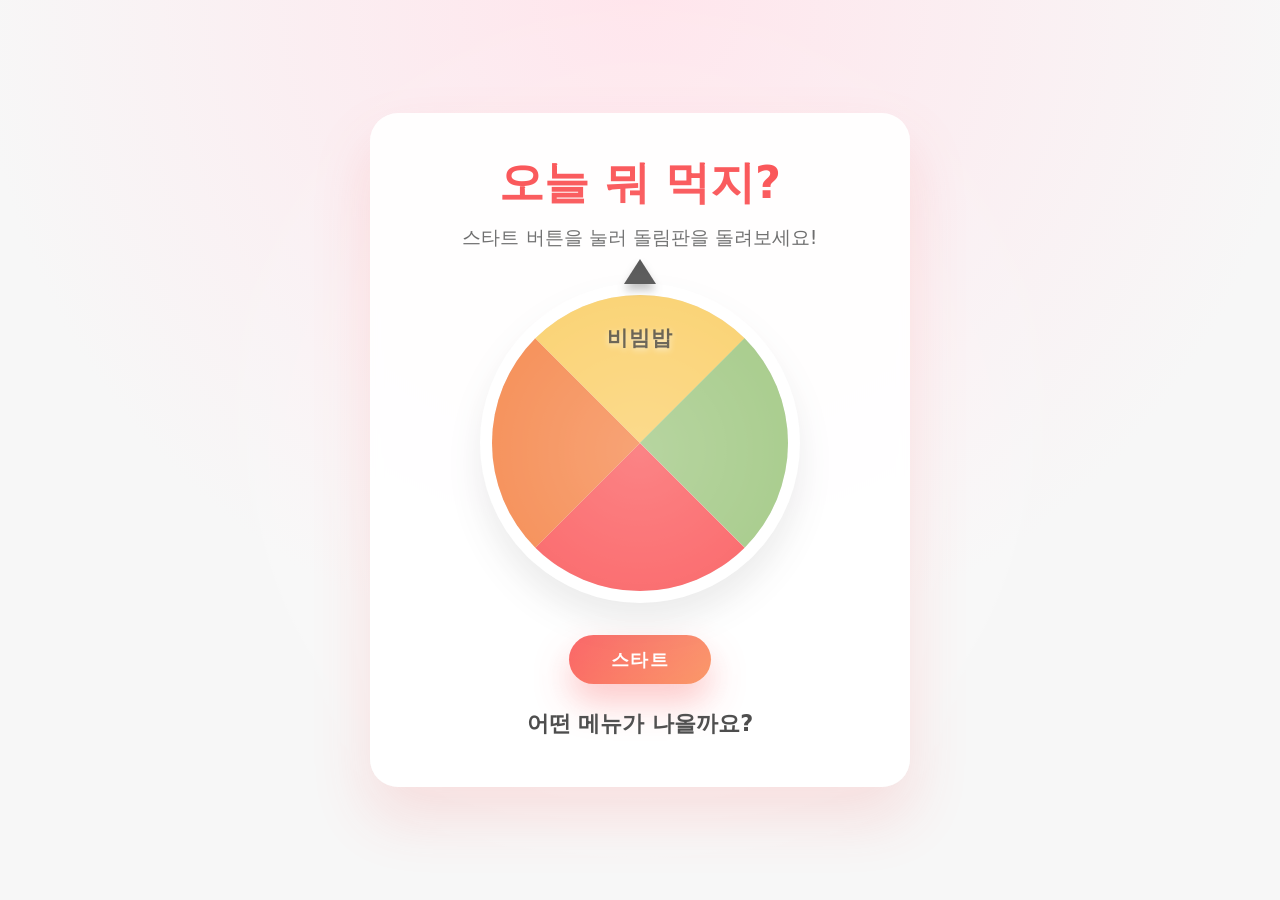
<file: index.html>
<!DOCTYPE html>
<html lang="ko">
  <head>
    <meta charset="UTF-8" />
    <meta name="viewport" content="width=device-width, initial-scale=1.0" />
    <title>오늘 뭐 먹지? 돌림판</title>
    <link rel="stylesheet" href="style.css" />
  </head>
  <body>
    <main class="app">
      <h1 class="app__title">오늘 뭐 먹지?</h1>
      <p class="app__subtitle">스타트 버튼을 눌러 돌림판을 돌려보세요!</p>
      <div class="wheel-wrapper">
        <div class="pointer" aria-hidden="true"></div>
        <div class="wheel" role="img" aria-label="메뉴 돌림판">
          <div class="segment" style="--rotation: 90deg; --segment-color: #f94144">
            <span>분식</span>
          </div>
          <div class="segment" style="--rotation: 180deg; --segment-color: #f3722c">
            <span>피자</span>
          </div>
          <div class="segment" style="--rotation: 270deg; --segment-color: #f9c74f">
            <span>비빔밥</span>
          </div>
          <div class="segment" style="--rotation: 360deg; --segment-color: #90be6d">
            <span>도시락</span>
          </div>
        </div>
      </div>
      <button id="start-button" type="button" class="start-button">스타트</button>
      <output id="result" class="result" role="status" aria-live="polite"></output>
    </main>
    <script src="script.js"></script>
  </body>
</html>
</file>
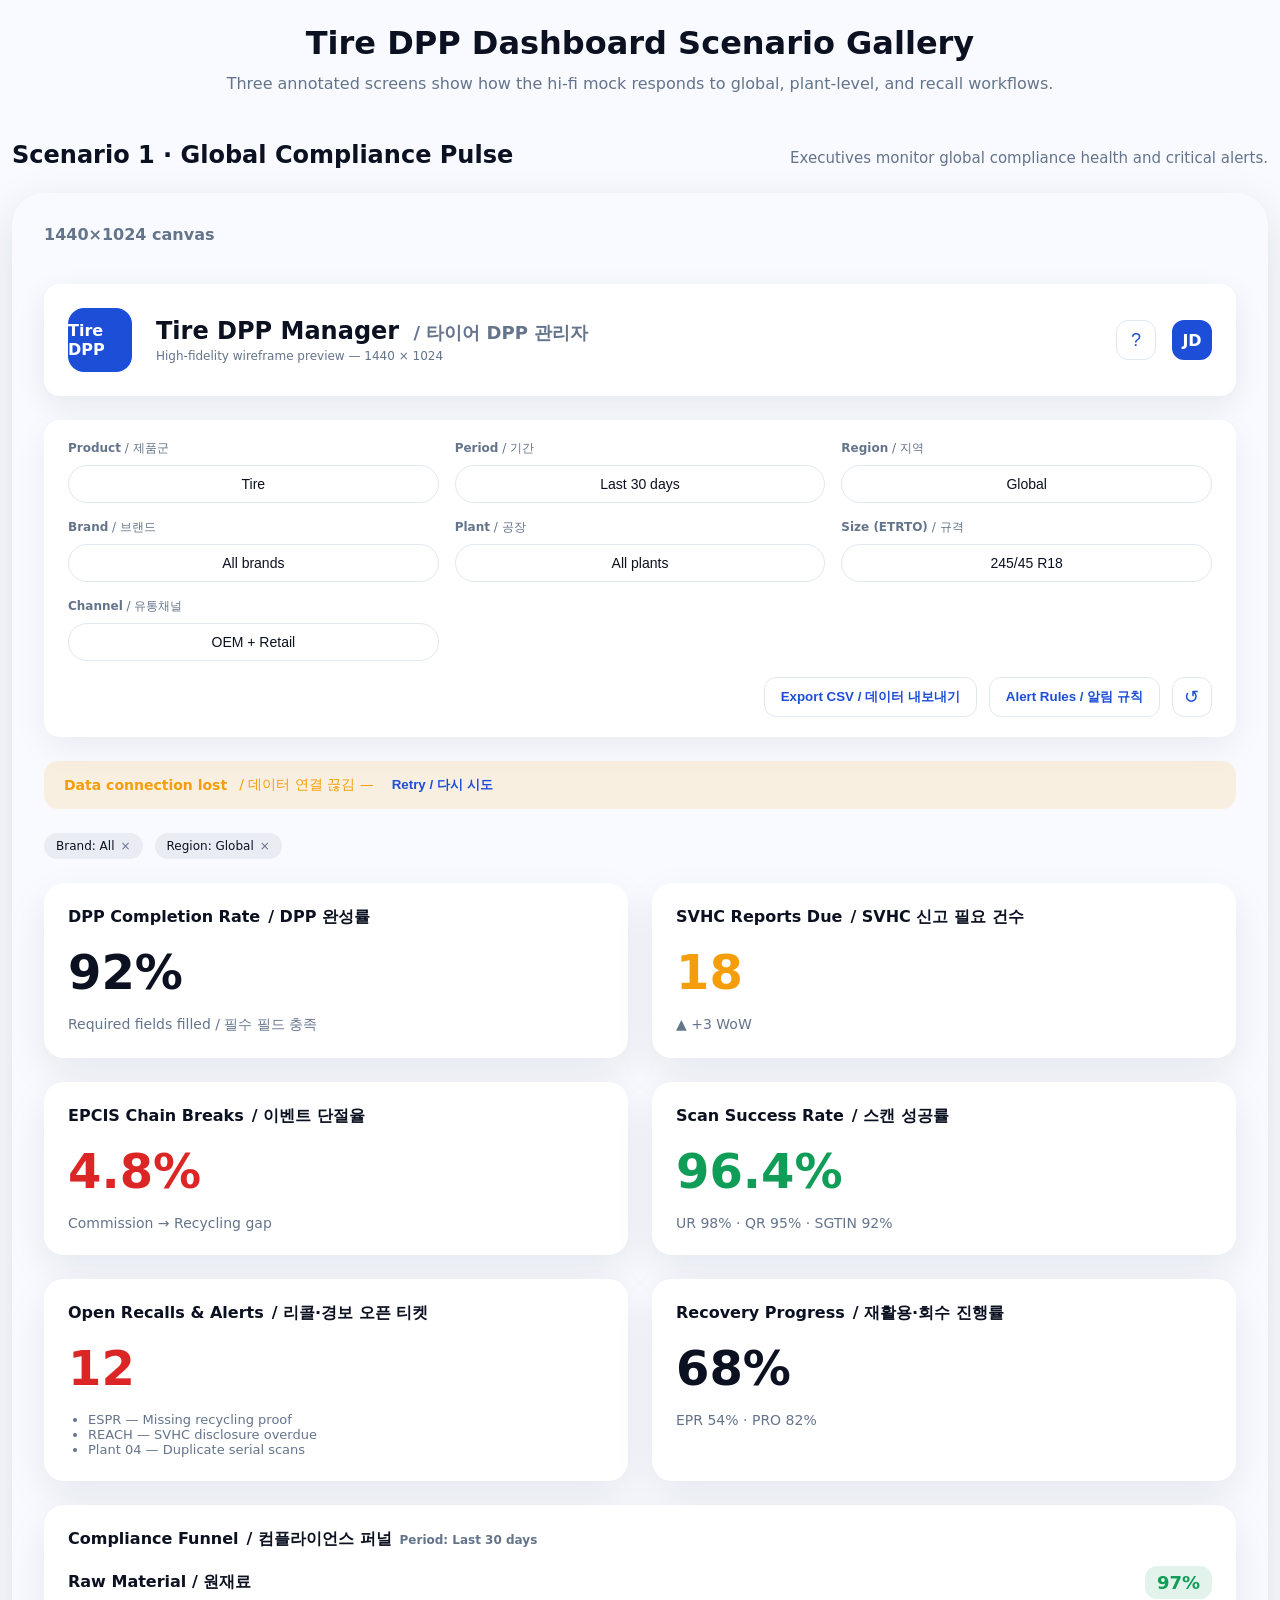
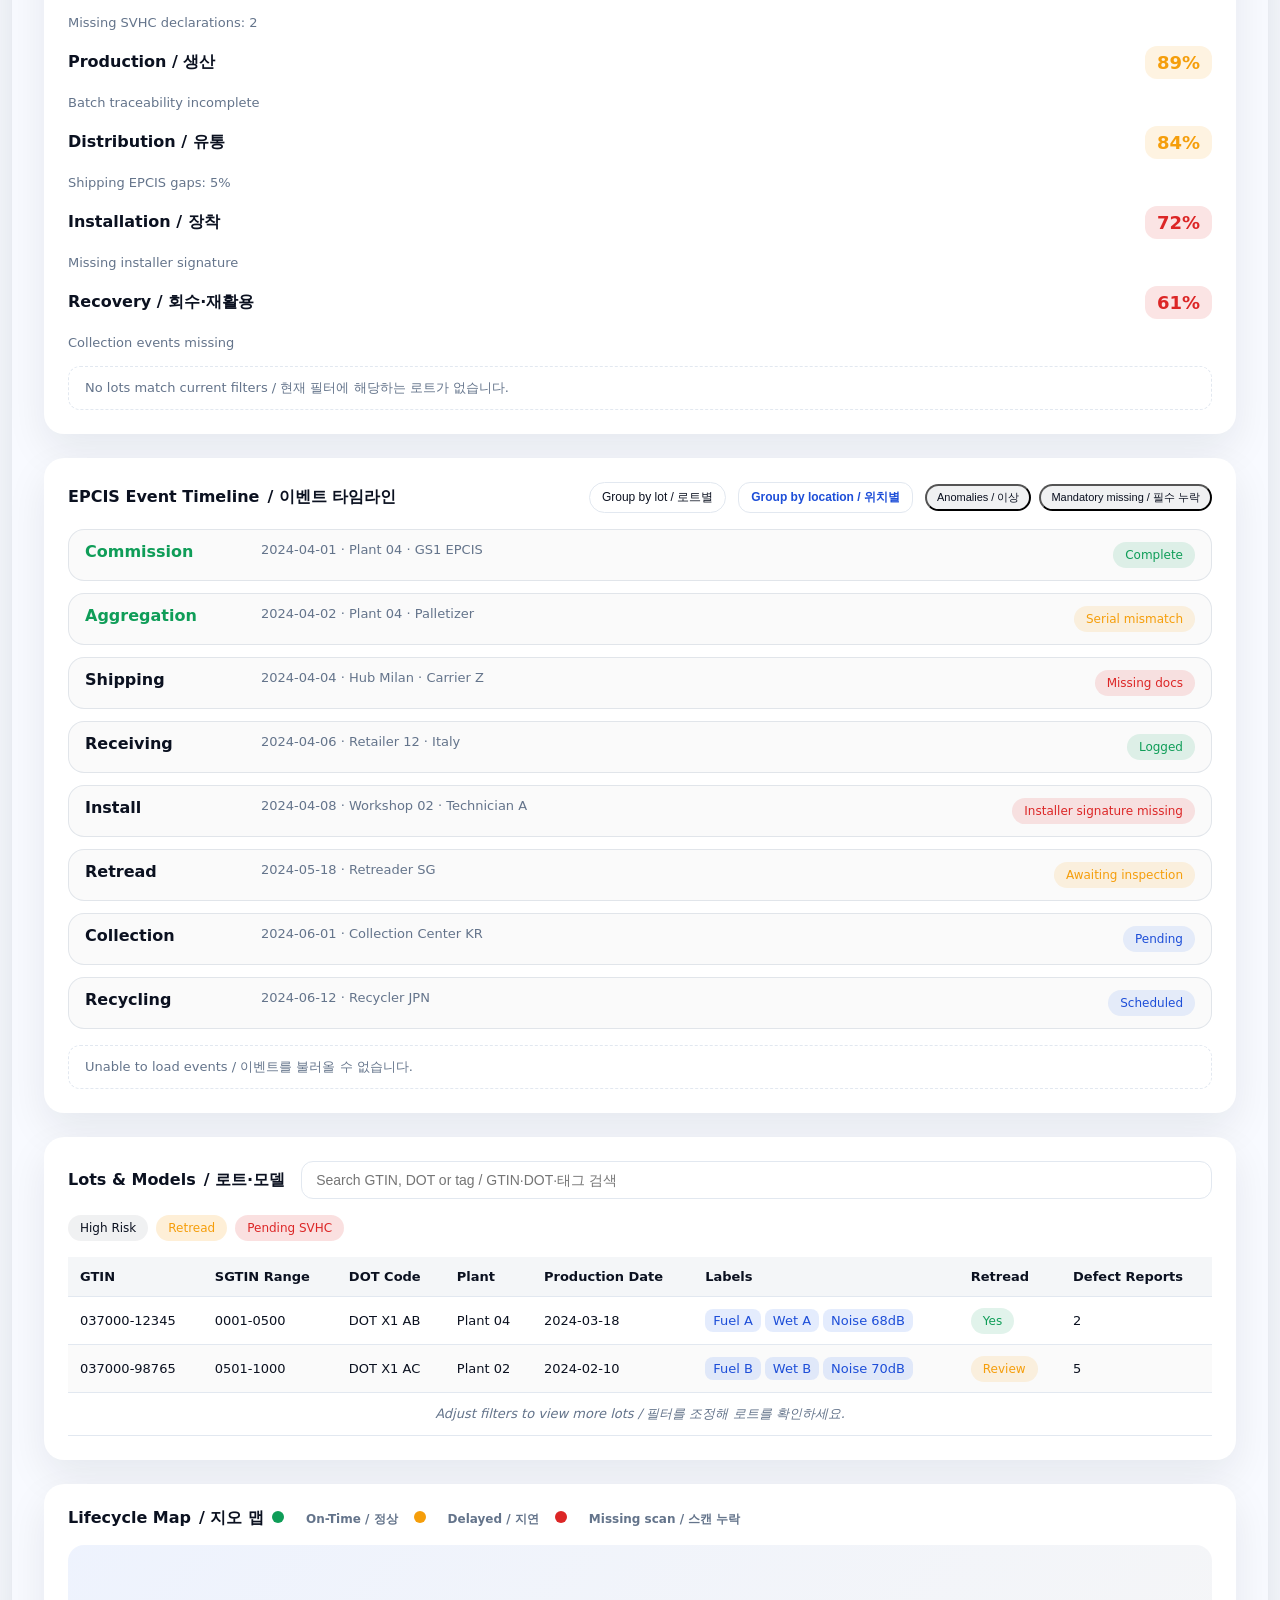
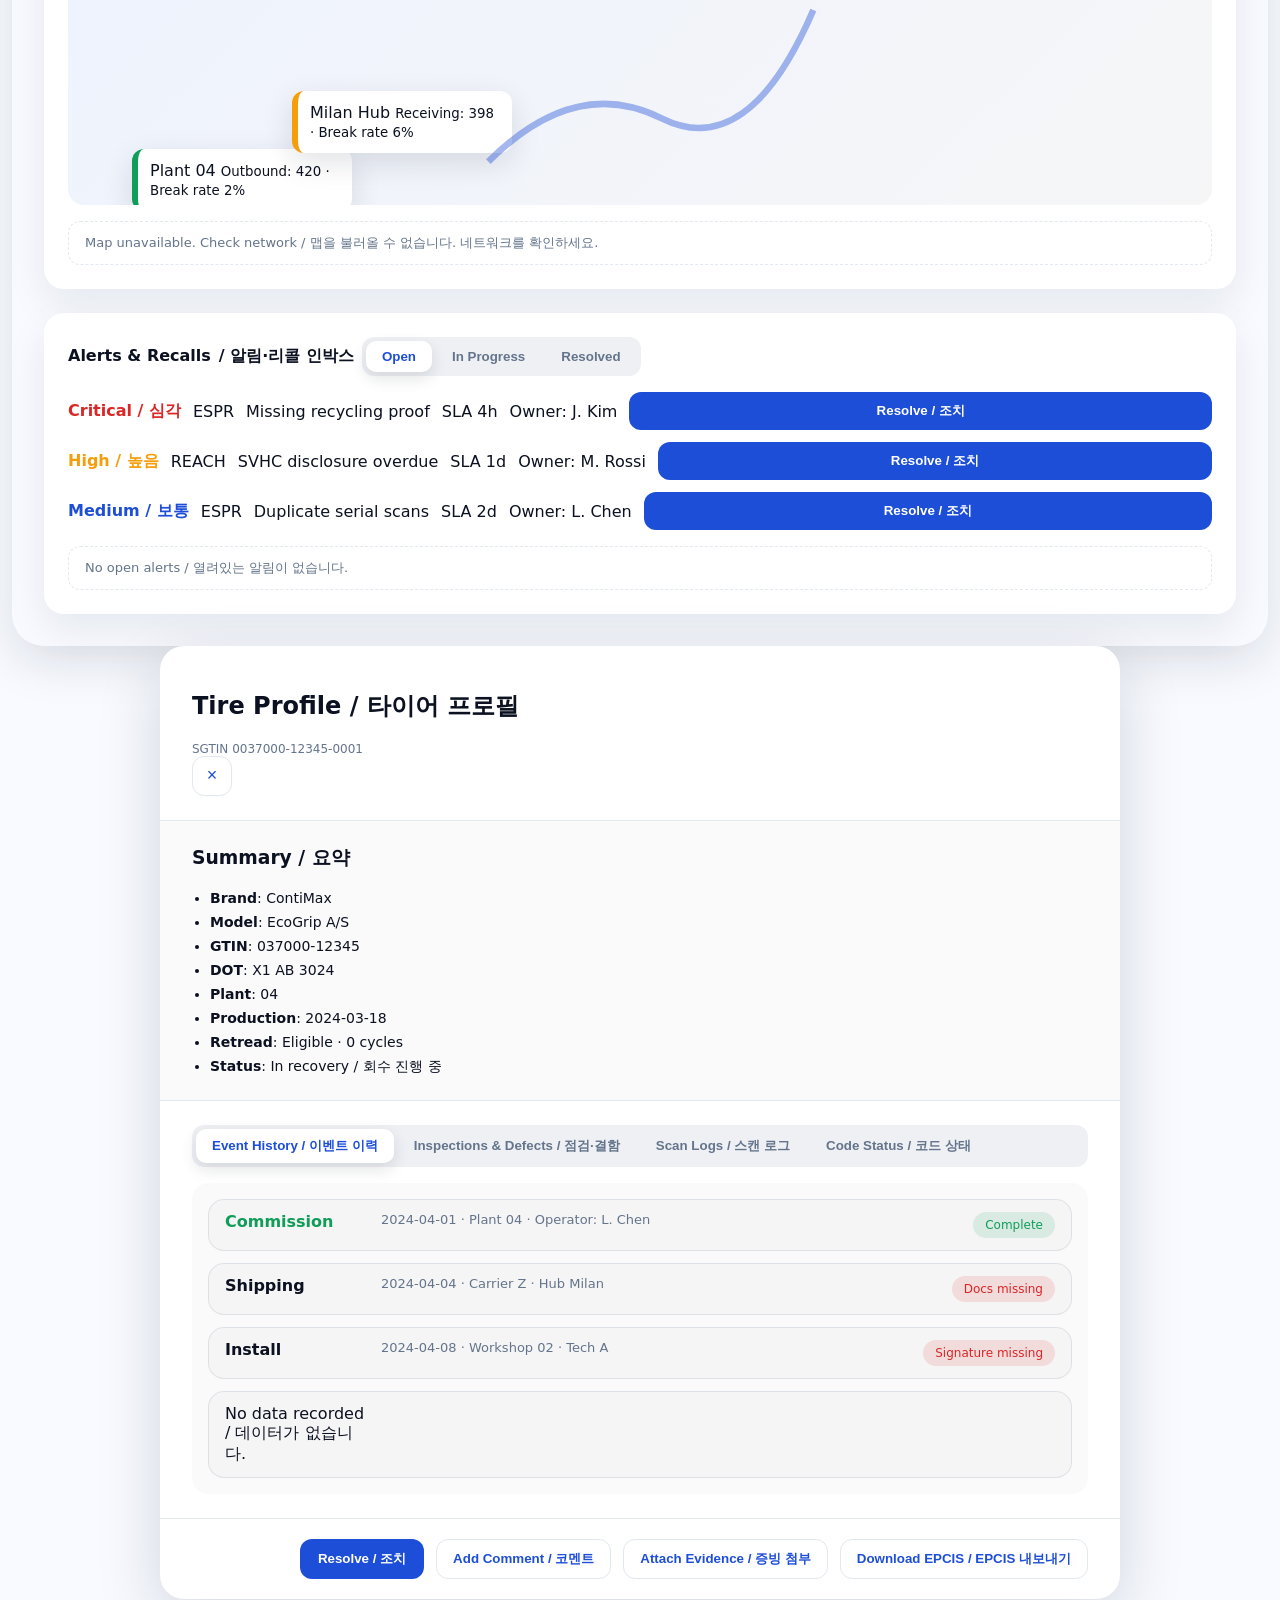
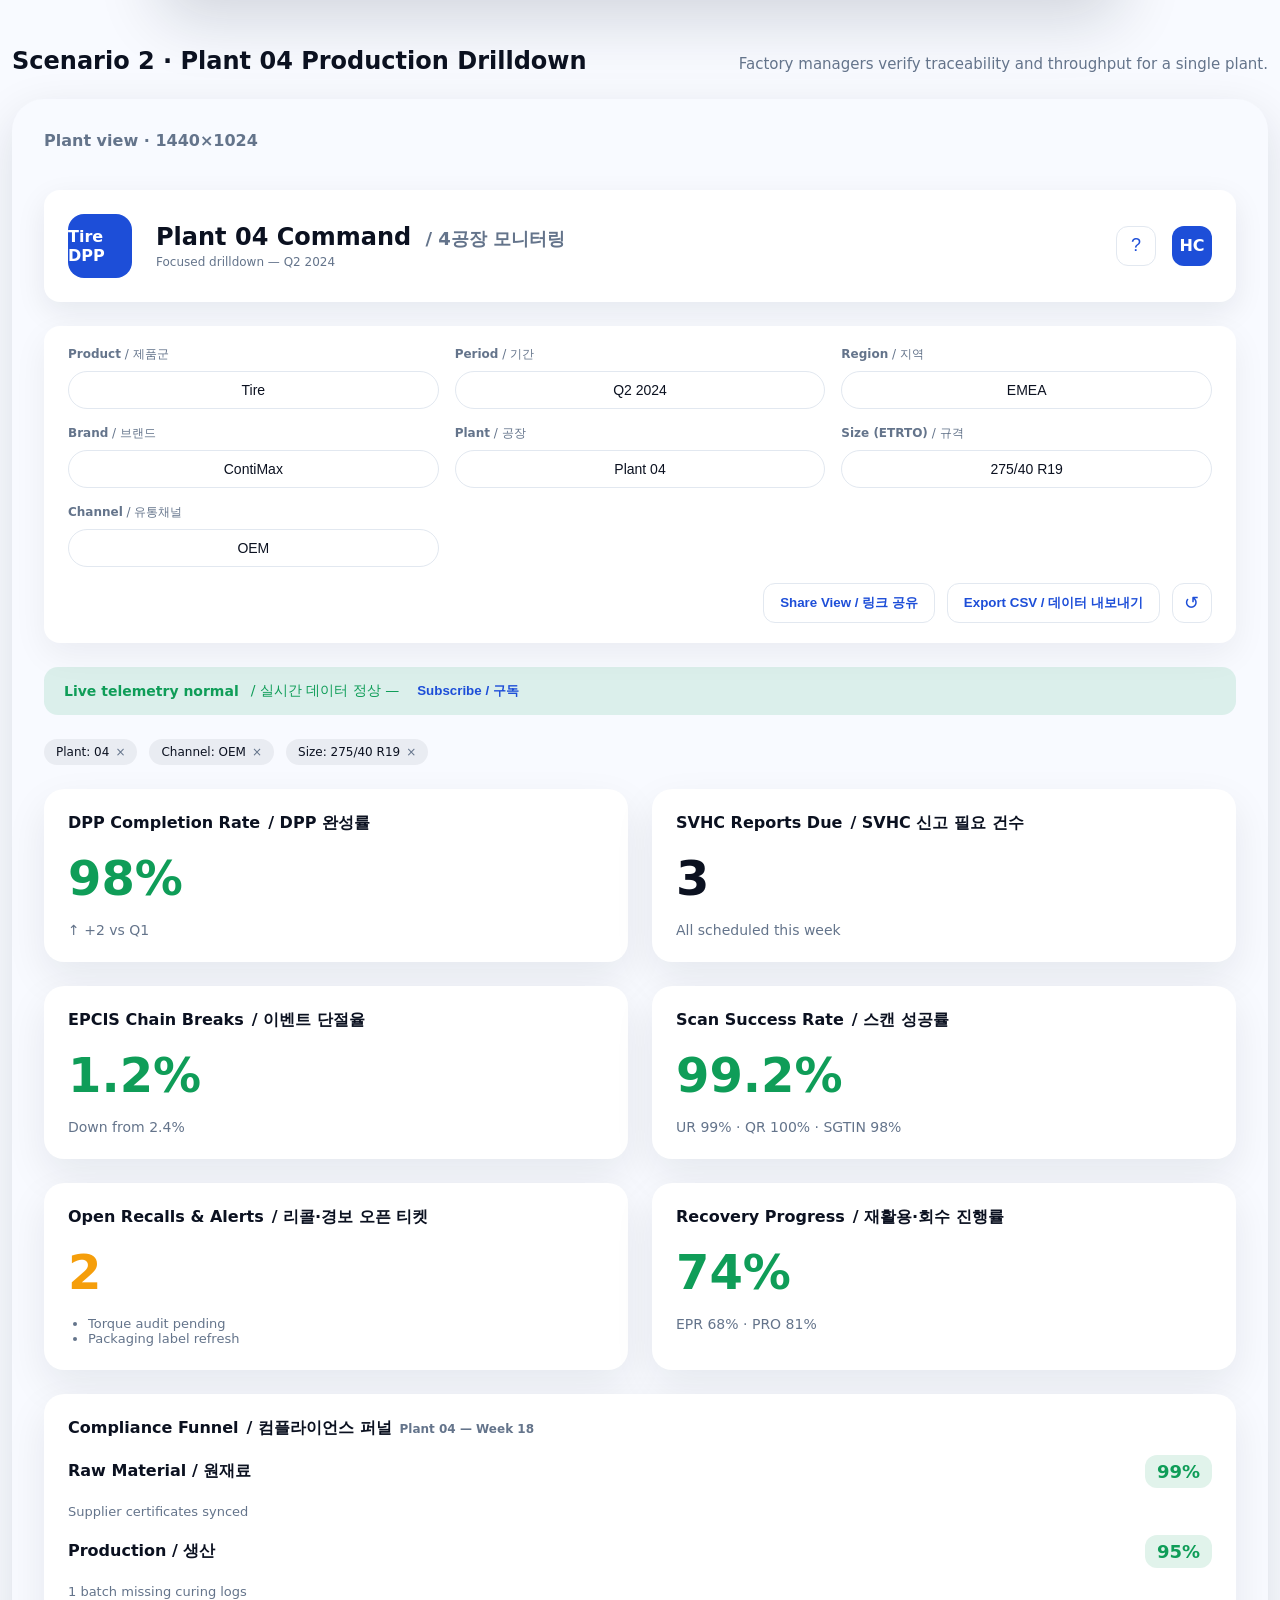
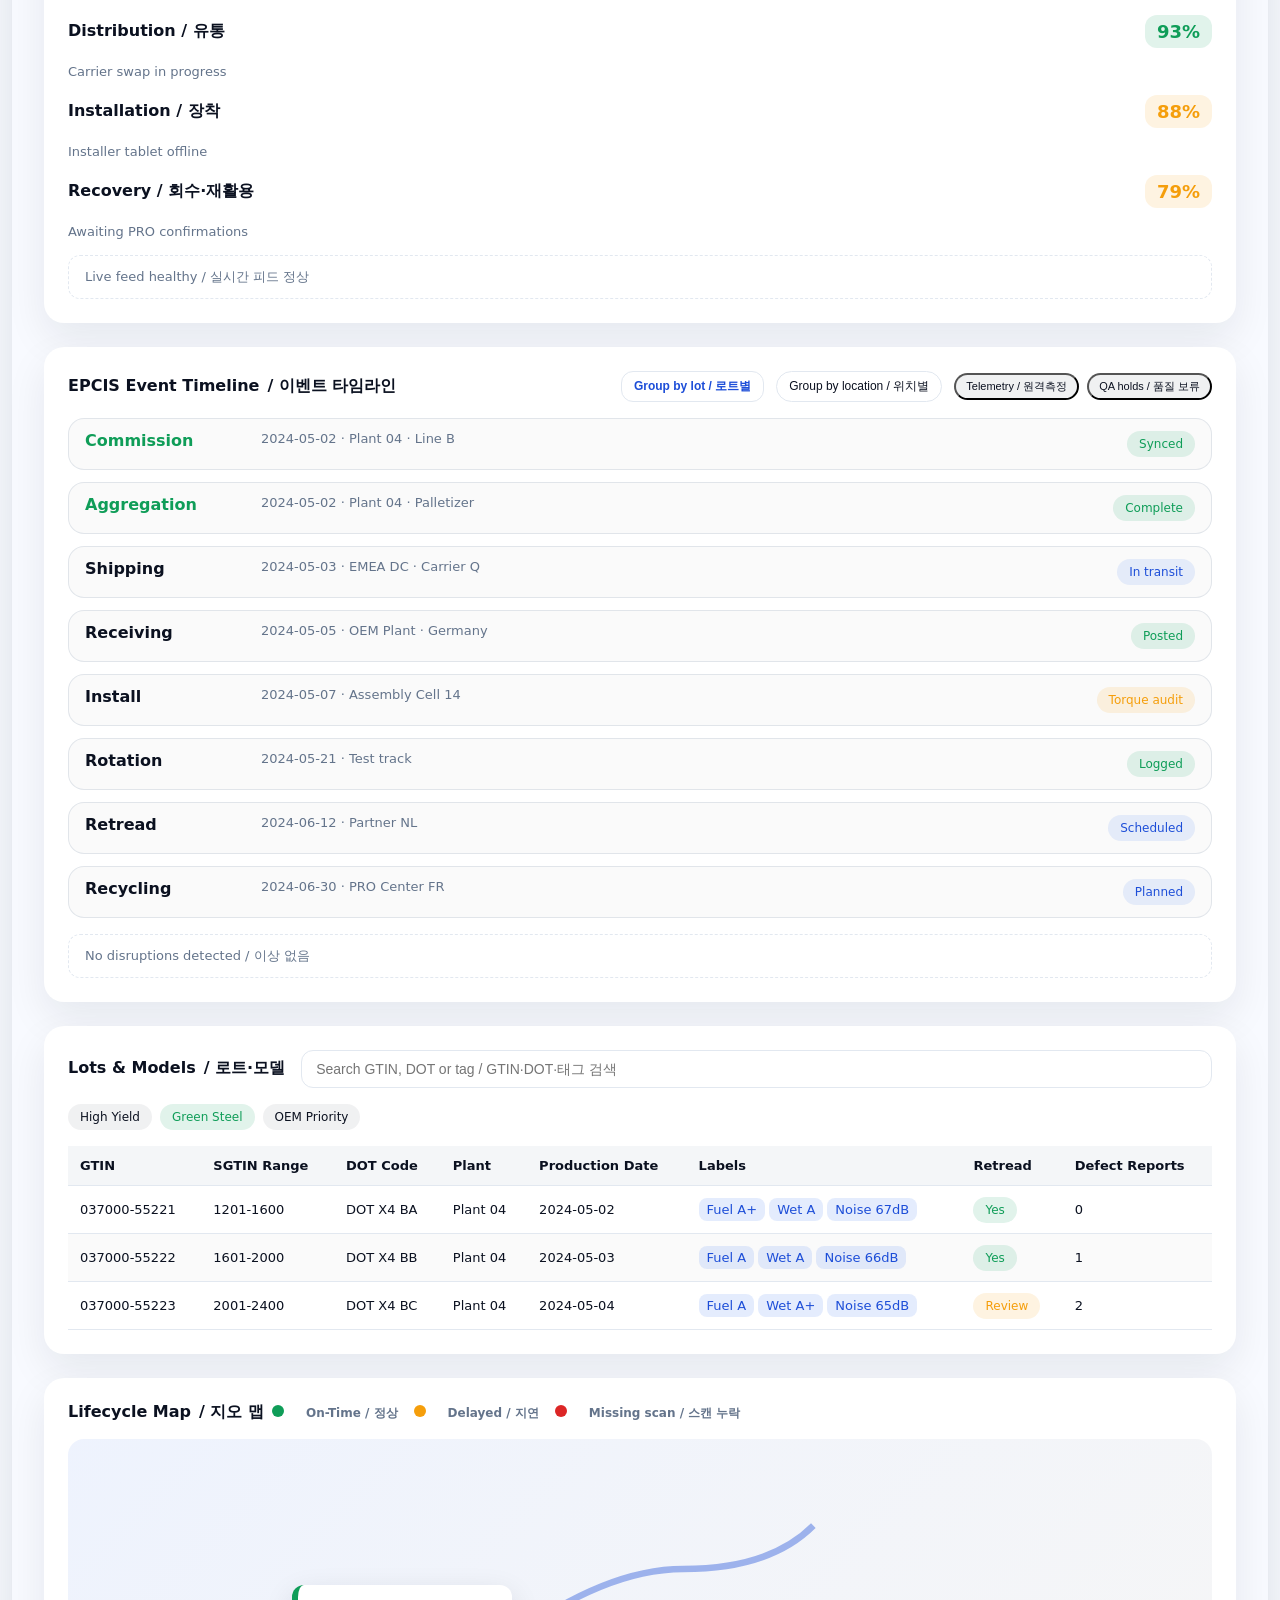
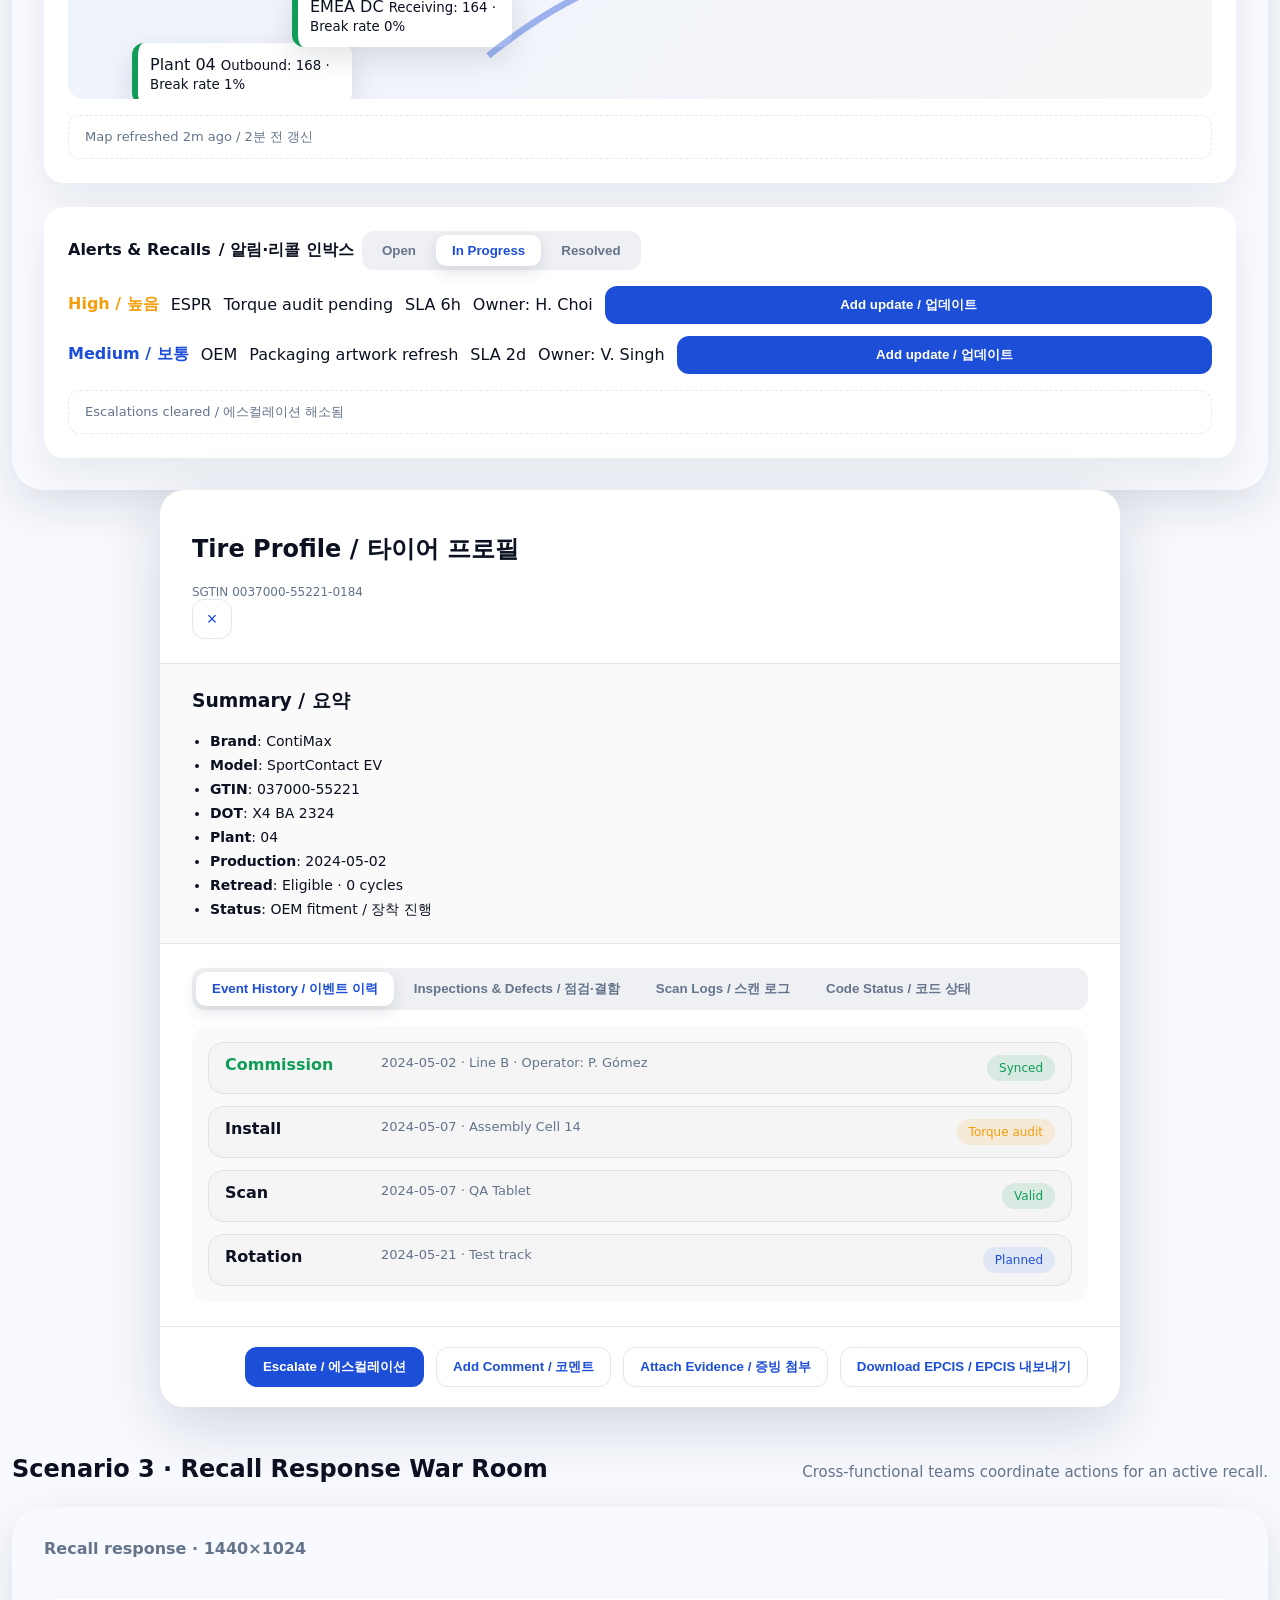
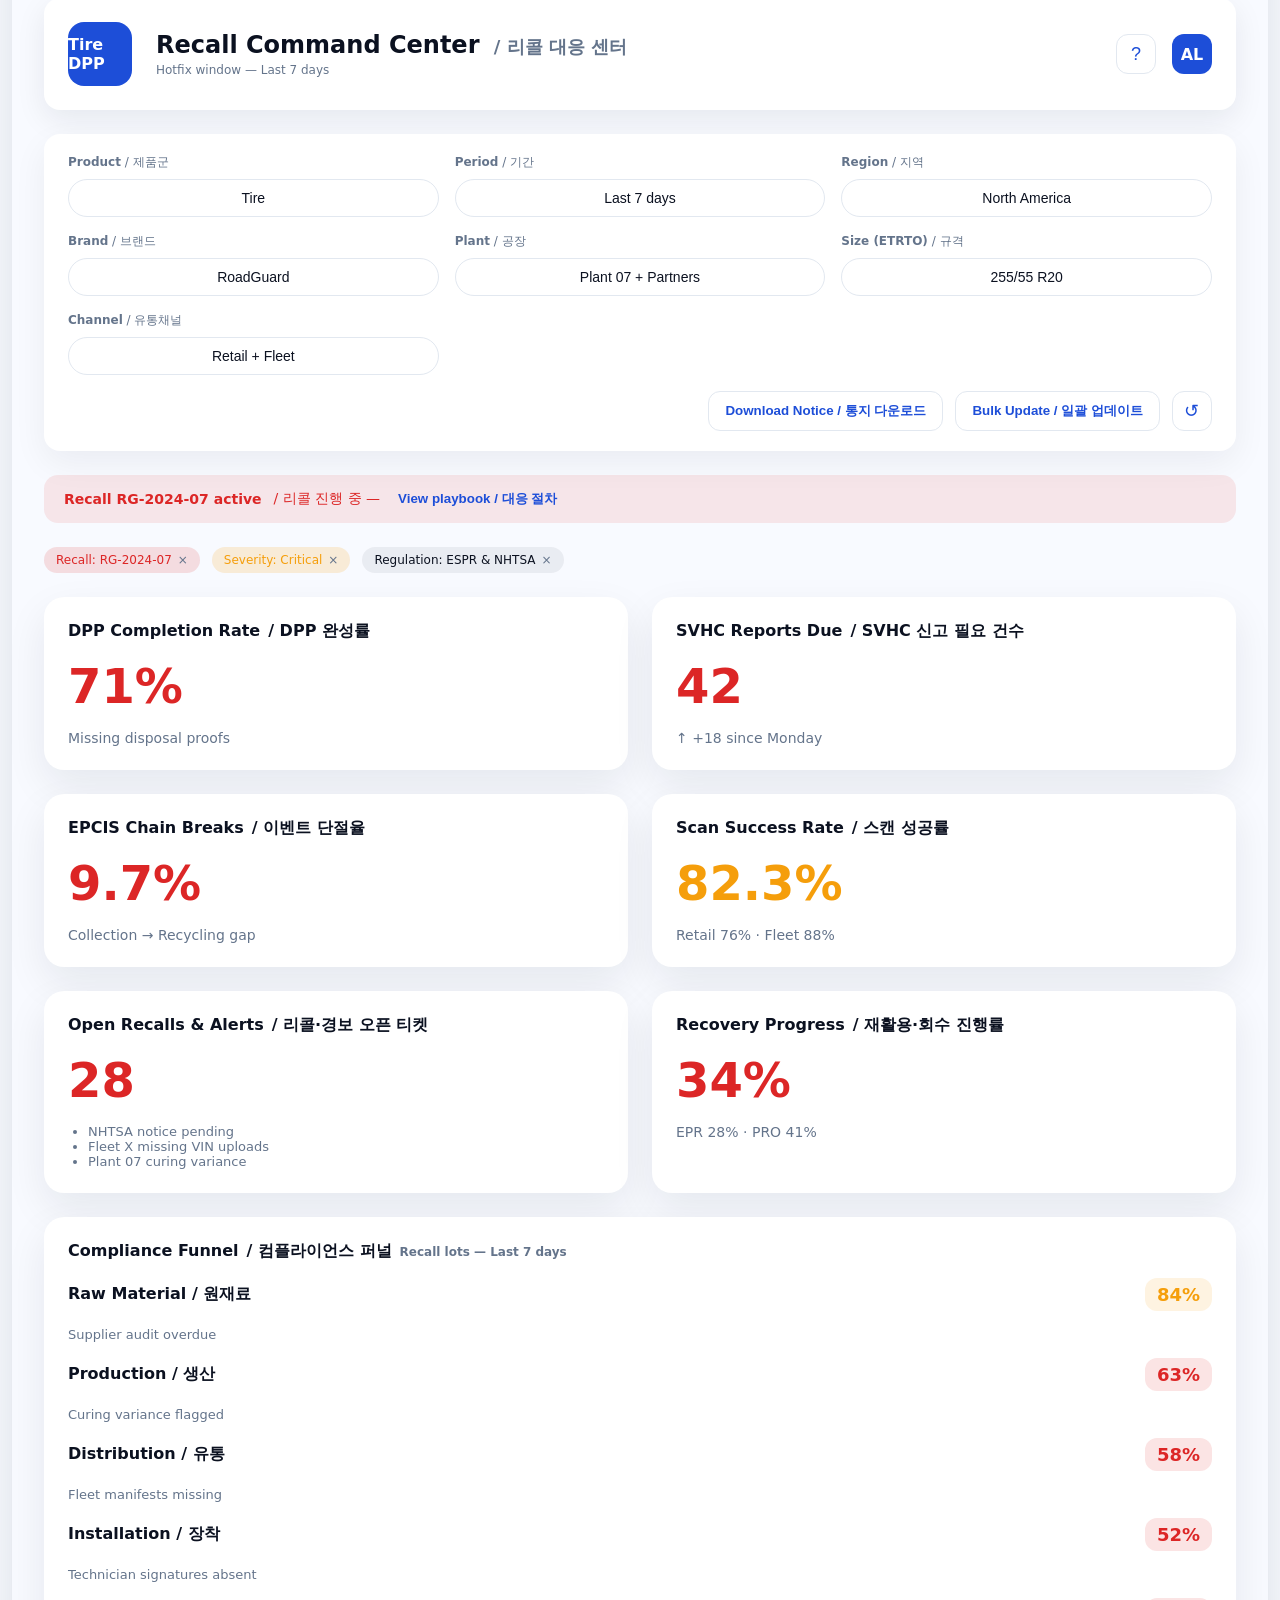
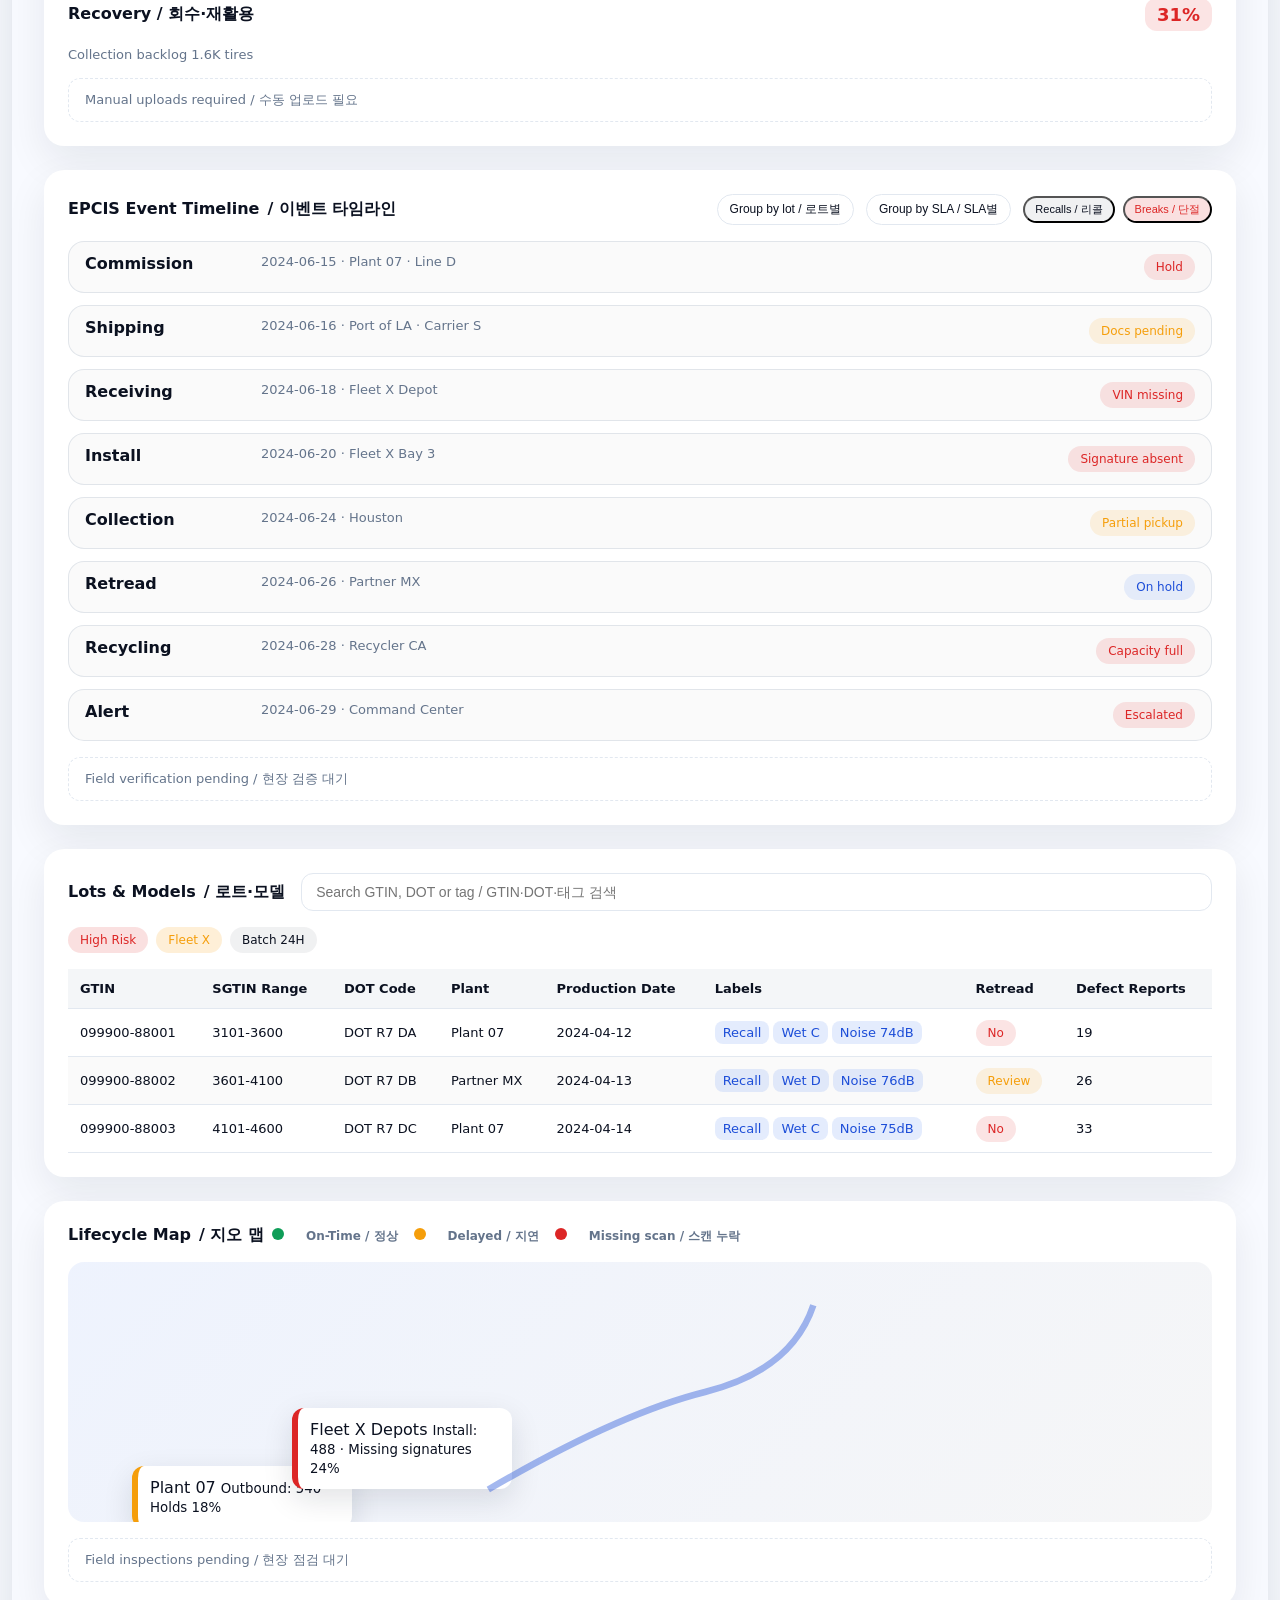
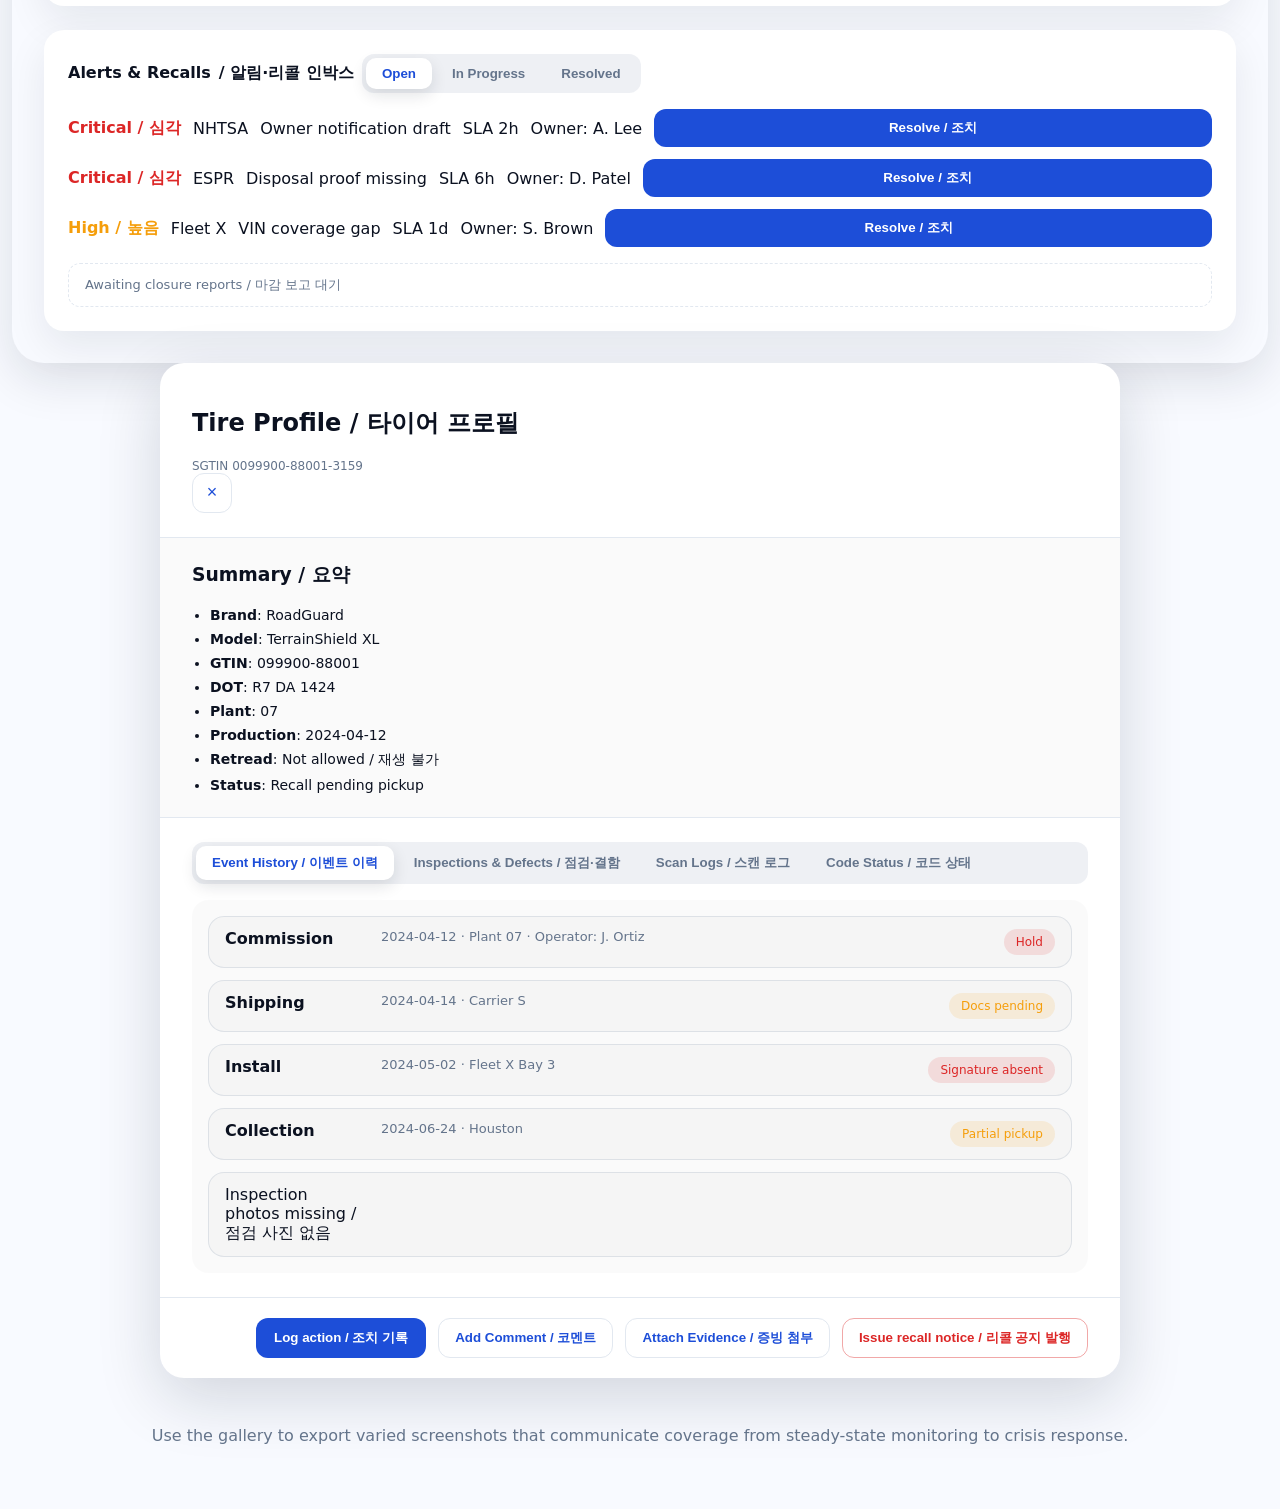
<file: design/tire-dpp-dashboard-scenarios.html>
<!DOCTYPE html>
<html lang="en">
  <head>
    <meta charset="UTF-8" />
    <title>Tire DPP Dashboard Scenario Gallery</title>
    <link rel="stylesheet" href="tire-dpp-dashboard.css" />
    <meta name="viewport" content="width=device-width, initial-scale=1.0" />
  </head>
  <body class="gallery">
    <header class="scenario-header">
      <h1>Tire DPP Dashboard Scenario Gallery</h1>
      <p>Three annotated screens show how the hi-fi mock responds to global, plant-level, and recall workflows.</p>
    </header>

    <section class="scenario-block" id="scenario-global">
      <div class="scenario-meta">
        <h2>Scenario 1 · Global Compliance Pulse</h2>
        <span>Executives monitor global compliance health and critical alerts.</span>
      </div>
      <div class="frame" data-label="1440×1024 canvas">
        <header class="header">
          <div class="brand">
            <span class="logo">Tire DPP</span>
            <div>
              <h1 class="title">Tire DPP Manager<span class="subtitle"> / 타이어 DPP 관리자</span></h1>
              <p class="caption">High-fidelity wireframe preview — 1440 × 1024</p>
            </div>
          </div>
          <div class="header-actions">
            <button class="icon-button" aria-label="Help">
              <span class="icon">?</span>
            </button>
            <div class="avatar" aria-label="User status">JD</div>
          </div>
        </header>

        <section class="filter-bar">
          <div class="filter" role="group" aria-label="Product filter">
            <label>Product<span> / 제품군</span></label>
            <button class="pill">Tire</button>
          </div>
          <div class="filter">
            <label>Period<span> / 기간</span></label>
            <button class="pill">Last 30 days</button>
          </div>
          <div class="filter">
            <label>Region<span> / 지역</span></label>
            <button class="pill">Global</button>
          </div>
          <div class="filter">
            <label>Brand<span> / 브랜드</span></label>
            <button class="pill">All brands</button>
          </div>
          <div class="filter">
            <label>Plant<span> / 공장</span></label>
            <button class="pill">All plants</button>
          </div>
          <div class="filter">
            <label>Size (ETRTO)<span> / 규격</span></label>
            <button class="pill">245/45 R18</button>
          </div>
          <div class="filter">
            <label>Channel<span> / 유통채널</span></label>
            <button class="pill">OEM + Retail</button>
          </div>
          <div class="filter-actions">
            <button class="secondary">Export CSV / 데이터 내보내기</button>
            <button class="secondary">Alert Rules / 알림 규칙</button>
            <button class="icon-button" aria-label="Reset filters">
              <span class="icon">↺</span>
            </button>
          </div>
        </section>

        <section class="banner warning">
          <strong>Data connection lost</strong> / 데이터 연결 끊김 — <button class="link">Retry / 다시 시도</button>
        </section>

        <section class="chips">
          <span class="chip">Brand: All<span class="remove" aria-hidden="true">×</span></span>
          <span class="chip">Region: Global<span class="remove" aria-hidden="true">×</span></span>
        </section>

        <section class="kpi-grid">
          <article class="card kpi">
            <header>DPP Completion Rate<span> / DPP 완성률</span></header>
            <div class="metric">92%</div>
            <p class="meta">Required fields filled / 필수 필드 충족</p>
          </article>
          <article class="card kpi">
            <header>SVHC Reports Due<span> / SVHC 신고 필요 건수</span></header>
            <div class="metric warning">18</div>
            <p class="meta">▲ +3 WoW</p>
          </article>
          <article class="card kpi">
            <header>EPCIS Chain Breaks<span> / 이벤트 단절율</span></header>
            <div class="metric critical">4.8%</div>
            <p class="meta">Commission → Recycling gap</p>
          </article>
          <article class="card kpi">
            <header>Scan Success Rate<span> / 스캔 성공률</span></header>
            <div class="metric success">96.4%</div>
            <p class="meta">UR 98% · QR 95% · SGTIN 92%</p>
          </article>
          <article class="card kpi">
            <header>Open Recalls &amp; Alerts<span> / 리콜·경보 오픈 티켓</span></header>
            <div class="metric critical">12</div>
            <ul class="meta-list">
              <li>ESPR — Missing recycling proof</li>
              <li>REACH — SVHC disclosure overdue</li>
              <li>Plant 04 — Duplicate serial scans</li>
            </ul>
          </article>
          <article class="card kpi">
            <header>Recovery Progress<span> / 재활용·회수 진행률</span></header>
            <div class="metric">68%</div>
            <p class="meta">EPR 54% · PRO 82%</p>
          </article>
        </section>

        <section class="main-grid">
          <article class="card funnel">
            <header>
              <h2>Compliance Funnel<span> / 컴플라이언스 퍼널</span></h2>
              <span class="caption">Period: Last 30 days</span>
            </header>
            <ol class="funnel-stages">
              <li>
                <div class="stage-label">Raw Material / 원재료</div>
                <div class="stage-metric success">97%</div>
                <p class="stage-note">Missing SVHC declarations: 2</p>
              </li>
              <li>
                <div class="stage-label">Production / 생산</div>
                <div class="stage-metric warning">89%</div>
                <p class="stage-note">Batch traceability incomplete</p>
              </li>
              <li>
                <div class="stage-label">Distribution / 유통</div>
                <div class="stage-metric warning">84%</div>
                <p class="stage-note">Shipping EPCIS gaps: 5%</p>
              </li>
              <li>
                <div class="stage-label">Installation / 장착</div>
                <div class="stage-metric critical">72%</div>
                <p class="stage-note">Missing installer signature</p>
              </li>
              <li>
                <div class="stage-label">Recovery / 회수·재활용</div>
                <div class="stage-metric critical">61%</div>
                <p class="stage-note">Collection events missing</p>
              </li>
            </ol>
            <div class="empty">No lots match current filters / 현재 필터에 해당하는 로트가 없습니다.</div>
          </article>

          <article class="card timeline">
            <header>
              <h2>EPCIS Event Timeline<span> / 이벤트 타임라인</span></h2>
              <div class="timeline-actions">
                <button class="pill small">Group by lot / 로트별</button>
                <button class="pill small secondary">Group by location / 위치별</button>
                <div class="filters">
                  <button class="chip small">Anomalies / 이상</button>
                  <button class="chip small">Mandatory missing / 필수 누락</button>
                </div>
              </div>
            </header>
            <ul class="event-stream">
              <li>
                <div class="event-type success">Commission</div>
                <div class="event-meta">2024-04-01 · Plant 04 · GS1 EPCIS</div>
                <div class="badge success">Complete</div>
              </li>
              <li>
                <div class="event-type success">Aggregation</div>
                <div class="event-meta">2024-04-02 · Plant 04 · Palletizer</div>
                <div class="badge warning">Serial mismatch</div>
              </li>
              <li>
                <div class="event-type">Shipping</div>
                <div class="event-meta">2024-04-04 · Hub Milan · Carrier Z</div>
                <div class="badge critical">Missing docs</div>
              </li>
              <li>
                <div class="event-type">Receiving</div>
                <div class="event-meta">2024-04-06 · Retailer 12 · Italy</div>
                <div class="badge success">Logged</div>
              </li>
              <li>
                <div class="event-type">Install</div>
                <div class="event-meta">2024-04-08 · Workshop 02 · Technician A</div>
                <div class="badge critical">Installer signature missing</div>
              </li>
              <li>
                <div class="event-type">Retread</div>
                <div class="event-meta">2024-05-18 · Retreader SG</div>
                <div class="badge warning">Awaiting inspection</div>
              </li>
              <li>
                <div class="event-type">Collection</div>
                <div class="event-meta">2024-06-01 · Collection Center KR</div>
                <div class="badge">Pending</div>
              </li>
              <li>
                <div class="event-type">Recycling</div>
                <div class="event-meta">2024-06-12 · Recycler JPN</div>
                <div class="badge">Scheduled</div>
              </li>
            </ul>
            <div class="error">Unable to load events / 이벤트를 불러올 수 없습니다.</div>
          </article>
        </section>

        <section class="bottom-grid">
          <article class="card table">
            <header>
              <h2>Lots &amp; Models<span> / 로트·모델</span></h2>
              <input type="search" placeholder="Search GTIN, DOT or tag / GTIN·DOT·태그 검색" />
            </header>
            <div class="tag-row">
              <span class="chip">High Risk</span>
              <span class="chip warning">Retread</span>
              <span class="chip critical">Pending SVHC</span>
            </div>
            <table>
              <thead>
                <tr>
                  <th>GTIN</th>
                  <th>SGTIN Range</th>
                  <th>DOT Code</th>
                  <th>Plant</th>
                  <th>Production Date</th>
                  <th>Labels</th>
                  <th>Retread</th>
                  <th>Defect Reports</th>
                </tr>
              </thead>
              <tbody>
                <tr>
                  <td>037000-12345</td>
                  <td>0001-0500</td>
                  <td>DOT X1 AB</td>
                  <td>Plant 04</td>
                  <td>2024-03-18</td>
                  <td><span class="tag">Fuel A</span><span class="tag">Wet A</span><span class="tag">Noise 68dB</span></td>
                  <td><span class="badge success">Yes</span></td>
                  <td>2</td>
                </tr>
                <tr>
                  <td>037000-98765</td>
                  <td>0501-1000</td>
                  <td>DOT X1 AC</td>
                  <td>Plant 02</td>
                  <td>2024-02-10</td>
                  <td><span class="tag">Fuel B</span><span class="tag">Wet B</span><span class="tag">Noise 70dB</span></td>
                  <td><span class="badge warning">Review</span></td>
                  <td>5</td>
                </tr>
                <tr class="empty-row">
                  <td colspan="8">Adjust filters to view more lots / 필터를 조정해 로트를 확인하세요.</td>
                </tr>
              </tbody>
            </table>
          </article>

          <article class="card map">
            <header>
              <h2>Lifecycle Map<span> / 지오 맵</span></h2>
              <div class="legend">
                <span class="dot success"></span>On-Time / 정상
                <span class="dot warning"></span>Delayed / 지연
                <span class="dot critical"></span>Missing scan / 스캔 누락
              </div>
            </header>
            <div class="map-canvas">
              <div class="hub success">
                <span>Plant 04</span>
                <small>Outbound: 420 · Break rate 2%</small>
              </div>
              <div class="hub warning">
                <span>Milan Hub</span>
                <small>Receiving: 398 · Break rate 6%</small>
              </div>
              <div class="hub critical">
                <span>Workshop 02</span>
                <small>Install: 380 · Missing scans 14%</small>
              </div>
              <svg viewBox="0 0 400 240" aria-hidden="true">
                <path d="M60 200 Q140 120 220 160 T360 60" />
              </svg>
            </div>
            <div class="map-empty">Map unavailable. Check network / 맵을 불러올 수 없습니다. 네트워크를 확인하세요.</div>
          </article>

          <article class="card inbox">
            <header>
              <h2>Alerts &amp; Recalls<span> / 알림·리콜 인박스</span></h2>
              <nav class="tabs">
                <button class="tab active">Open</button>
                <button class="tab">In Progress</button>
                <button class="tab">Resolved</button>
              </nav>
            </header>
            <ul class="alert-list">
              <li>
                <span class="severity critical">Critical / 심각</span>
                <span class="regulation">ESPR</span>
                <span class="category">Missing recycling proof</span>
                <span class="sla">SLA 4h</span>
                <span class="owner">Owner: J. Kim</span>
                <button class="primary">Resolve / 조치</button>
              </li>
              <li>
                <span class="severity warning">High / 높음</span>
                <span class="regulation">REACH</span>
                <span class="category">SVHC disclosure overdue</span>
                <span class="sla">SLA 1d</span>
                <span class="owner">Owner: M. Rossi</span>
                <button class="primary">Resolve / 조치</button>
              </li>
              <li>
                <span class="severity">Medium / 보통</span>
                <span class="regulation">ESPR</span>
                <span class="category">Duplicate serial scans</span>
                <span class="sla">SLA 2d</span>
                <span class="owner">Owner: L. Chen</span>
                <button class="primary">Resolve / 조치</button>
              </li>
            </ul>
            <div class="inbox-empty">No open alerts / 열려있는 알림이 없습니다.</div>
          </article>
        </section>
      </div>

      <div class="modal" role="dialog" aria-modal="true">
        <div class="modal-card">
          <header class="modal-header">
            <h2>Tire Profile / 타이어 프로필</h2>
            <p class="caption">SGTIN 0037000-12345-0001</p>
            <button class="icon-button" aria-label="Close modal">×</button>
          </header>
          <div class="modal-body">
            <aside class="profile">
              <h3>Summary / 요약</h3>
              <ul>
                <li><strong>Brand</strong>: ContiMax</li>
                <li><strong>Model</strong>: EcoGrip A/S</li>
                <li><strong>GTIN</strong>: 037000-12345</li>
                <li><strong>DOT</strong>: X1 AB 3024</li>
                <li><strong>Plant</strong>: 04</li>
                <li><strong>Production</strong>: 2024-03-18</li>
                <li><strong>Retread</strong>: Eligible · 0 cycles</li>
                <li><strong>Status</strong>: In recovery / 회수 진행 중</li>
              </ul>
            </aside>
            <section class="tabs-content">
              <nav class="tabs">
                <button class="tab active">Event History / 이벤트 이력</button>
                <button class="tab">Inspections &amp; Defects / 점검·결함</button>
                <button class="tab">Scan Logs / 스캔 로그</button>
                <button class="tab">Code Status / 코드 상태</button>
              </nav>
              <div class="tab-panel">
                <ul class="event-stream compact">
                  <li>
                    <div class="event-type success">Commission</div>
                    <div class="event-meta">2024-04-01 · Plant 04 · Operator: L. Chen</div>
                    <div class="badge success">Complete</div>
                  </li>
                  <li>
                    <div class="event-type">Shipping</div>
                    <div class="event-meta">2024-04-04 · Carrier Z · Hub Milan</div>
                    <div class="badge critical">Docs missing</div>
                  </li>
                  <li>
                    <div class="event-type">Install</div>
                    <div class="event-meta">2024-04-08 · Workshop 02 · Tech A</div>
                    <div class="badge critical">Signature missing</div>
                  </li>
                  <li class="empty-row">No data recorded / 데이터가 없습니다.</li>
                </ul>
              </div>
            </section>
          </div>
          <footer class="modal-footer">
            <button class="primary">Resolve / 조치</button>
            <button class="secondary">Add Comment / 코멘트</button>
            <button class="secondary">Attach Evidence / 증빙 첨부</button>
            <button class="secondary">Download EPCIS / EPCIS 내보내기</button>
          </footer>
        </div>
      </div>
    </section>

    <section class="scenario-block" id="scenario-plant">
      <div class="scenario-meta">
        <h2>Scenario 2 · Plant 04 Production Drilldown</h2>
        <span>Factory managers verify traceability and throughput for a single plant.</span>
      </div>
      <div class="frame" data-label="Plant view · 1440×1024">
        <header class="header">
          <div class="brand">
            <span class="logo">Tire DPP</span>
            <div>
              <h1 class="title">Plant 04 Command<span class="subtitle"> / 4공장 모니터링</span></h1>
              <p class="caption">Focused drilldown — Q2 2024</p>
            </div>
          </div>
          <div class="header-actions">
            <button class="icon-button" aria-label="Help">
              <span class="icon">?</span>
            </button>
            <div class="avatar" aria-label="User status">HC</div>
          </div>
        </header>

        <section class="filter-bar">
          <div class="filter" role="group" aria-label="Product filter">
            <label>Product<span> / 제품군</span></label>
            <button class="pill">Tire</button>
          </div>
          <div class="filter">
            <label>Period<span> / 기간</span></label>
            <button class="pill">Q2 2024</button>
          </div>
          <div class="filter">
            <label>Region<span> / 지역</span></label>
            <button class="pill">EMEA</button>
          </div>
          <div class="filter">
            <label>Brand<span> / 브랜드</span></label>
            <button class="pill">ContiMax</button>
          </div>
          <div class="filter">
            <label>Plant<span> / 공장</span></label>
            <button class="pill">Plant 04</button>
          </div>
          <div class="filter">
            <label>Size (ETRTO)<span> / 규격</span></label>
            <button class="pill">275/40 R19</button>
          </div>
          <div class="filter">
            <label>Channel<span> / 유통채널</span></label>
            <button class="pill">OEM</button>
          </div>
          <div class="filter-actions">
            <button class="secondary">Share View / 링크 공유</button>
            <button class="secondary">Export CSV / 데이터 내보내기</button>
            <button class="icon-button" aria-label="Reset filters">
              <span class="icon">↺</span>
            </button>
          </div>
        </section>

        <section class="banner success">
          <strong>Live telemetry normal</strong> / 실시간 데이터 정상 — <button class="link">Subscribe / 구독</button>
        </section>

        <section class="chips">
          <span class="chip">Plant: 04<span class="remove" aria-hidden="true">×</span></span>
          <span class="chip">Channel: OEM<span class="remove" aria-hidden="true">×</span></span>
          <span class="chip">Size: 275/40 R19<span class="remove" aria-hidden="true">×</span></span>
        </section>

        <section class="kpi-grid">
          <article class="card kpi">
            <header>DPP Completion Rate<span> / DPP 완성률</span></header>
            <div class="metric success">98%</div>
            <p class="meta">↑ +2 vs Q1</p>
          </article>
          <article class="card kpi">
            <header>SVHC Reports Due<span> / SVHC 신고 필요 건수</span></header>
            <div class="metric">3</div>
            <p class="meta">All scheduled this week</p>
          </article>
          <article class="card kpi">
            <header>EPCIS Chain Breaks<span> / 이벤트 단절율</span></header>
            <div class="metric success">1.2%</div>
            <p class="meta">Down from 2.4%</p>
          </article>
          <article class="card kpi">
            <header>Scan Success Rate<span> / 스캔 성공률</span></header>
            <div class="metric success">99.2%</div>
            <p class="meta">UR 99% · QR 100% · SGTIN 98%</p>
          </article>
          <article class="card kpi">
            <header>Open Recalls &amp; Alerts<span> / 리콜·경보 오픈 티켓</span></header>
            <div class="metric warning">2</div>
            <ul class="meta-list">
              <li>Torque audit pending</li>
              <li>Packaging label refresh</li>
            </ul>
          </article>
          <article class="card kpi">
            <header>Recovery Progress<span> / 재활용·회수 진행률</span></header>
            <div class="metric success">74%</div>
            <p class="meta">EPR 68% · PRO 81%</p>
          </article>
        </section>

        <section class="main-grid">
          <article class="card funnel">
            <header>
              <h2>Compliance Funnel<span> / 컴플라이언스 퍼널</span></h2>
              <span class="caption">Plant 04 — Week 18</span>
            </header>
            <ol class="funnel-stages">
              <li>
                <div class="stage-label">Raw Material / 원재료</div>
                <div class="stage-metric success">99%</div>
                <p class="stage-note">Supplier certificates synced</p>
              </li>
              <li>
                <div class="stage-label">Production / 생산</div>
                <div class="stage-metric success">95%</div>
                <p class="stage-note">1 batch missing curing logs</p>
              </li>
              <li>
                <div class="stage-label">Distribution / 유통</div>
                <div class="stage-metric success">93%</div>
                <p class="stage-note">Carrier swap in progress</p>
              </li>
              <li>
                <div class="stage-label">Installation / 장착</div>
                <div class="stage-metric warning">88%</div>
                <p class="stage-note">Installer tablet offline</p>
              </li>
              <li>
                <div class="stage-label">Recovery / 회수·재활용</div>
                <div class="stage-metric warning">79%</div>
                <p class="stage-note">Awaiting PRO confirmations</p>
              </li>
            </ol>
            <div class="empty">Live feed healthy / 실시간 피드 정상</div>
          </article>

          <article class="card timeline">
            <header>
              <h2>EPCIS Event Timeline<span> / 이벤트 타임라인</span></h2>
              <div class="timeline-actions">
                <button class="pill small secondary">Group by lot / 로트별</button>
                <button class="pill small">Group by location / 위치별</button>
                <div class="filters">
                  <button class="chip small">Telemetry / 원격측정</button>
                  <button class="chip small">QA holds / 품질 보류</button>
                </div>
              </div>
            </header>
            <ul class="event-stream">
              <li>
                <div class="event-type success">Commission</div>
                <div class="event-meta">2024-05-02 · Plant 04 · Line B</div>
                <div class="badge success">Synced</div>
              </li>
              <li>
                <div class="event-type success">Aggregation</div>
                <div class="event-meta">2024-05-02 · Plant 04 · Palletizer</div>
                <div class="badge success">Complete</div>
              </li>
              <li>
                <div class="event-type">Shipping</div>
                <div class="event-meta">2024-05-03 · EMEA DC · Carrier Q</div>
                <div class="badge">In transit</div>
              </li>
              <li>
                <div class="event-type">Receiving</div>
                <div class="event-meta">2024-05-05 · OEM Plant · Germany</div>
                <div class="badge success">Posted</div>
              </li>
              <li>
                <div class="event-type">Install</div>
                <div class="event-meta">2024-05-07 · Assembly Cell 14</div>
                <div class="badge warning">Torque audit</div>
              </li>
              <li>
                <div class="event-type">Rotation</div>
                <div class="event-meta">2024-05-21 · Test track</div>
                <div class="badge success">Logged</div>
              </li>
              <li>
                <div class="event-type">Retread</div>
                <div class="event-meta">2024-06-12 · Partner NL</div>
                <div class="badge">Scheduled</div>
              </li>
              <li>
                <div class="event-type">Recycling</div>
                <div class="event-meta">2024-06-30 · PRO Center FR</div>
                <div class="badge">Planned</div>
              </li>
            </ul>
            <div class="empty">No disruptions detected / 이상 없음</div>
          </article>
        </section>

        <section class="bottom-grid">
          <article class="card table">
            <header>
              <h2>Lots &amp; Models<span> / 로트·모델</span></h2>
              <input type="search" placeholder="Search GTIN, DOT or tag / GTIN·DOT·태그 검색" />
            </header>
            <div class="tag-row">
              <span class="chip">High Yield</span>
              <span class="chip success">Green Steel</span>
              <span class="chip">OEM Priority</span>
            </div>
            <table>
              <thead>
                <tr>
                  <th>GTIN</th>
                  <th>SGTIN Range</th>
                  <th>DOT Code</th>
                  <th>Plant</th>
                  <th>Production Date</th>
                  <th>Labels</th>
                  <th>Retread</th>
                  <th>Defect Reports</th>
                </tr>
              </thead>
              <tbody>
                <tr>
                  <td>037000-55221</td>
                  <td>1201-1600</td>
                  <td>DOT X4 BA</td>
                  <td>Plant 04</td>
                  <td>2024-05-02</td>
                  <td><span class="tag">Fuel A+</span><span class="tag">Wet A</span><span class="tag">Noise 67dB</span></td>
                  <td><span class="badge success">Yes</span></td>
                  <td>0</td>
                </tr>
                <tr>
                  <td>037000-55222</td>
                  <td>1601-2000</td>
                  <td>DOT X4 BB</td>
                  <td>Plant 04</td>
                  <td>2024-05-03</td>
                  <td><span class="tag">Fuel A</span><span class="tag">Wet A</span><span class="tag">Noise 66dB</span></td>
                  <td><span class="badge success">Yes</span></td>
                  <td>1</td>
                </tr>
                <tr>
                  <td>037000-55223</td>
                  <td>2001-2400</td>
                  <td>DOT X4 BC</td>
                  <td>Plant 04</td>
                  <td>2024-05-04</td>
                  <td><span class="tag">Fuel A</span><span class="tag">Wet A+</span><span class="tag">Noise 65dB</span></td>
                  <td><span class="badge warning">Review</span></td>
                  <td>2</td>
                </tr>
              </tbody>
            </table>
          </article>

          <article class="card map">
            <header>
              <h2>Lifecycle Map<span> / 지오 맵</span></h2>
              <div class="legend">
                <span class="dot success"></span>On-Time / 정상
                <span class="dot warning"></span>Delayed / 지연
                <span class="dot critical"></span>Missing scan / 스캔 누락
              </div>
            </header>
            <div class="map-canvas">
              <div class="hub success">
                <span>Plant 04</span>
                <small>Outbound: 168 · Break rate 1%</small>
              </div>
              <div class="hub success">
                <span>EMEA DC</span>
                <small>Receiving: 164 · Break rate 0%</small>
              </div>
              <div class="hub warning">
                <span>OEM Plant</span>
                <small>Install: 162 · Torque audit</small>
              </div>
              <svg viewBox="0 0 400 240" aria-hidden="true">
                <path d="M60 200 Q160 120 240 120 T360 80" />
              </svg>
            </div>
            <div class="map-empty">Map refreshed 2m ago / 2분 전 갱신</div>
          </article>

          <article class="card inbox">
            <header>
              <h2>Alerts &amp; Recalls<span> / 알림·리콜 인박스</span></h2>
              <nav class="tabs">
                <button class="tab">Open</button>
                <button class="tab active">In Progress</button>
                <button class="tab">Resolved</button>
              </nav>
            </header>
            <ul class="alert-list">
              <li>
                <span class="severity warning">High / 높음</span>
                <span class="regulation">ESPR</span>
                <span class="category">Torque audit pending</span>
                <span class="sla">SLA 6h</span>
                <span class="owner">Owner: H. Choi</span>
                <button class="primary">Add update / 업데이트</button>
              </li>
              <li>
                <span class="severity">Medium / 보통</span>
                <span class="regulation">OEM</span>
                <span class="category">Packaging artwork refresh</span>
                <span class="sla">SLA 2d</span>
                <span class="owner">Owner: V. Singh</span>
                <button class="primary">Add update / 업데이트</button>
              </li>
            </ul>
            <div class="inbox-empty">Escalations cleared / 에스컬레이션 해소됨</div>
          </article>
        </section>
      </div>

      <div class="modal" role="dialog" aria-modal="true">
        <div class="modal-card">
          <header class="modal-header">
            <h2>Tire Profile / 타이어 프로필</h2>
            <p class="caption">SGTIN 0037000-55221-0184</p>
            <button class="icon-button" aria-label="Close modal">×</button>
          </header>
          <div class="modal-body">
            <aside class="profile">
              <h3>Summary / 요약</h3>
              <ul>
                <li><strong>Brand</strong>: ContiMax</li>
                <li><strong>Model</strong>: SportContact EV</li>
                <li><strong>GTIN</strong>: 037000-55221</li>
                <li><strong>DOT</strong>: X4 BA 2324</li>
                <li><strong>Plant</strong>: 04</li>
                <li><strong>Production</strong>: 2024-05-02</li>
                <li><strong>Retread</strong>: Eligible · 0 cycles</li>
                <li><strong>Status</strong>: OEM fitment / 장착 진행</li>
              </ul>
            </aside>
            <section class="tabs-content">
              <nav class="tabs">
                <button class="tab active">Event History / 이벤트 이력</button>
                <button class="tab">Inspections &amp; Defects / 점검·결함</button>
                <button class="tab">Scan Logs / 스캔 로그</button>
                <button class="tab">Code Status / 코드 상태</button>
              </nav>
              <div class="tab-panel">
                <ul class="event-stream compact">
                  <li>
                    <div class="event-type success">Commission</div>
                    <div class="event-meta">2024-05-02 · Line B · Operator: P. Gómez</div>
                    <div class="badge success">Synced</div>
                  </li>
                  <li>
                    <div class="event-type">Install</div>
                    <div class="event-meta">2024-05-07 · Assembly Cell 14</div>
                    <div class="badge warning">Torque audit</div>
                  </li>
                  <li>
                    <div class="event-type">Scan</div>
                    <div class="event-meta">2024-05-07 · QA Tablet</div>
                    <div class="badge success">Valid</div>
                  </li>
                  <li>
                    <div class="event-type">Rotation</div>
                    <div class="event-meta">2024-05-21 · Test track</div>
                    <div class="badge">Planned</div>
                  </li>
                </ul>
              </div>
            </section>
          </div>
          <footer class="modal-footer">
            <button class="primary">Escalate / 에스컬레이션</button>
            <button class="secondary">Add Comment / 코멘트</button>
            <button class="secondary">Attach Evidence / 증빙 첨부</button>
            <button class="secondary">Download EPCIS / EPCIS 내보내기</button>
          </footer>
        </div>
      </div>
    </section>

    <section class="scenario-block" id="scenario-recall">
      <div class="scenario-meta">
        <h2>Scenario 3 · Recall Response War Room</h2>
        <span>Cross-functional teams coordinate actions for an active recall.</span>
      </div>
      <div class="frame" data-label="Recall response · 1440×1024">
        <header class="header">
          <div class="brand">
            <span class="logo">Tire DPP</span>
            <div>
              <h1 class="title">Recall Command Center<span class="subtitle"> / 리콜 대응 센터</span></h1>
              <p class="caption">Hotfix window — Last 7 days</p>
            </div>
          </div>
          <div class="header-actions">
            <button class="icon-button" aria-label="Help">
              <span class="icon">?</span>
            </button>
            <div class="avatar" aria-label="User status">AL</div>
          </div>
        </header>

        <section class="filter-bar">
          <div class="filter" role="group" aria-label="Product filter">
            <label>Product<span> / 제품군</span></label>
            <button class="pill">Tire</button>
          </div>
          <div class="filter">
            <label>Period<span> / 기간</span></label>
            <button class="pill">Last 7 days</button>
          </div>
          <div class="filter">
            <label>Region<span> / 지역</span></label>
            <button class="pill">North America</button>
          </div>
          <div class="filter">
            <label>Brand<span> / 브랜드</span></label>
            <button class="pill">RoadGuard</button>
          </div>
          <div class="filter">
            <label>Plant<span> / 공장</span></label>
            <button class="pill">Plant 07 + Partners</button>
          </div>
          <div class="filter">
            <label>Size (ETRTO)<span> / 규격</span></label>
            <button class="pill">255/55 R20</button>
          </div>
          <div class="filter">
            <label>Channel<span> / 유통채널</span></label>
            <button class="pill">Retail + Fleet</button>
          </div>
          <div class="filter-actions">
            <button class="secondary">Download Notice / 통지 다운로드</button>
            <button class="secondary">Bulk Update / 일괄 업데이트</button>
            <button class="icon-button" aria-label="Reset filters">
              <span class="icon">↺</span>
            </button>
          </div>
        </section>

        <section class="banner critical">
          <strong>Recall RG-2024-07 active</strong> / 리콜 진행 중 — <button class="link">View playbook / 대응 절차</button>
        </section>

        <section class="chips">
          <span class="chip critical">Recall: RG-2024-07<span class="remove" aria-hidden="true">×</span></span>
          <span class="chip warning">Severity: Critical<span class="remove" aria-hidden="true">×</span></span>
          <span class="chip">Regulation: ESPR &amp; NHTSA<span class="remove" aria-hidden="true">×</span></span>
        </section>

        <section class="kpi-grid">
          <article class="card kpi">
            <header>DPP Completion Rate<span> / DPP 완성률</span></header>
            <div class="metric critical">71%</div>
            <p class="meta">Missing disposal proofs</p>
          </article>
          <article class="card kpi">
            <header>SVHC Reports Due<span> / SVHC 신고 필요 건수</span></header>
            <div class="metric critical">42</div>
            <p class="meta">↑ +18 since Monday</p>
          </article>
          <article class="card kpi">
            <header>EPCIS Chain Breaks<span> / 이벤트 단절율</span></header>
            <div class="metric critical">9.7%</div>
            <p class="meta">Collection → Recycling gap</p>
          </article>
          <article class="card kpi">
            <header>Scan Success Rate<span> / 스캔 성공률</span></header>
            <div class="metric warning">82.3%</div>
            <p class="meta">Retail 76% · Fleet 88%</p>
          </article>
          <article class="card kpi">
            <header>Open Recalls &amp; Alerts<span> / 리콜·경보 오픈 티켓</span></header>
            <div class="metric critical">28</div>
            <ul class="meta-list">
              <li>NHTSA notice pending</li>
              <li>Fleet X missing VIN uploads</li>
              <li>Plant 07 curing variance</li>
            </ul>
          </article>
          <article class="card kpi">
            <header>Recovery Progress<span> / 재활용·회수 진행률</span></header>
            <div class="metric critical">34%</div>
            <p class="meta">EPR 28% · PRO 41%</p>
          </article>
        </section>

        <section class="main-grid">
          <article class="card funnel">
            <header>
              <h2>Compliance Funnel<span> / 컴플라이언스 퍼널</span></h2>
              <span class="caption">Recall lots — Last 7 days</span>
            </header>
            <ol class="funnel-stages">
              <li>
                <div class="stage-label">Raw Material / 원재료</div>
                <div class="stage-metric warning">84%</div>
                <p class="stage-note">Supplier audit overdue</p>
              </li>
              <li>
                <div class="stage-label">Production / 생산</div>
                <div class="stage-metric critical">63%</div>
                <p class="stage-note">Curing variance flagged</p>
              </li>
              <li>
                <div class="stage-label">Distribution / 유통</div>
                <div class="stage-metric critical">58%</div>
                <p class="stage-note">Fleet manifests missing</p>
              </li>
              <li>
                <div class="stage-label">Installation / 장착</div>
                <div class="stage-metric critical">52%</div>
                <p class="stage-note">Technician signatures absent</p>
              </li>
              <li>
                <div class="stage-label">Recovery / 회수·재활용</div>
                <div class="stage-metric critical">31%</div>
                <p class="stage-note">Collection backlog 1.6K tires</p>
              </li>
            </ol>
            <div class="empty">Manual uploads required / 수동 업로드 필요</div>
          </article>

          <article class="card timeline">
            <header>
              <h2>EPCIS Event Timeline<span> / 이벤트 타임라인</span></h2>
              <div class="timeline-actions">
                <button class="pill small">Group by lot / 로트별</button>
                <button class="pill small">Group by SLA / SLA별</button>
                <div class="filters">
                  <button class="chip small">Recalls / 리콜</button>
                  <button class="chip small critical">Breaks / 단절</button>
                </div>
              </div>
            </header>
            <ul class="event-stream">
              <li>
                <div class="event-type critical">Commission</div>
                <div class="event-meta">2024-06-15 · Plant 07 · Line D</div>
                <div class="badge critical">Hold</div>
              </li>
              <li>
                <div class="event-type">Shipping</div>
                <div class="event-meta">2024-06-16 · Port of LA · Carrier S</div>
                <div class="badge warning">Docs pending</div>
              </li>
              <li>
                <div class="event-type">Receiving</div>
                <div class="event-meta">2024-06-18 · Fleet X Depot</div>
                <div class="badge critical">VIN missing</div>
              </li>
              <li>
                <div class="event-type">Install</div>
                <div class="event-meta">2024-06-20 · Fleet X Bay 3</div>
                <div class="badge critical">Signature absent</div>
              </li>
              <li>
                <div class="event-type">Collection</div>
                <div class="event-meta">2024-06-24 · Houston</div>
                <div class="badge warning">Partial pickup</div>
              </li>
              <li>
                <div class="event-type">Retread</div>
                <div class="event-meta">2024-06-26 · Partner MX</div>
                <div class="badge">On hold</div>
              </li>
              <li>
                <div class="event-type">Recycling</div>
                <div class="event-meta">2024-06-28 · Recycler CA</div>
                <div class="badge critical">Capacity full</div>
              </li>
              <li>
                <div class="event-type">Alert</div>
                <div class="event-meta">2024-06-29 · Command Center</div>
                <div class="badge critical">Escalated</div>
              </li>
            </ul>
            <div class="empty">Field verification pending / 현장 검증 대기</div>
          </article>
        </section>

        <section class="bottom-grid">
          <article class="card table">
            <header>
              <h2>Lots &amp; Models<span> / 로트·모델</span></h2>
              <input type="search" placeholder="Search GTIN, DOT or tag / GTIN·DOT·태그 검색" />
            </header>
            <div class="tag-row">
              <span class="chip critical">High Risk</span>
              <span class="chip warning">Fleet X</span>
              <span class="chip">Batch 24H</span>
            </div>
            <table>
              <thead>
                <tr>
                  <th>GTIN</th>
                  <th>SGTIN Range</th>
                  <th>DOT Code</th>
                  <th>Plant</th>
                  <th>Production Date</th>
                  <th>Labels</th>
                  <th>Retread</th>
                  <th>Defect Reports</th>
                </tr>
              </thead>
              <tbody>
                <tr>
                  <td>099900-88001</td>
                  <td>3101-3600</td>
                  <td>DOT R7 DA</td>
                  <td>Plant 07</td>
                  <td>2024-04-12</td>
                  <td><span class="tag critical">Recall</span><span class="tag">Wet C</span><span class="tag">Noise 74dB</span></td>
                  <td><span class="badge critical">No</span></td>
                  <td>19</td>
                </tr>
                <tr>
                  <td>099900-88002</td>
                  <td>3601-4100</td>
                  <td>DOT R7 DB</td>
                  <td>Partner MX</td>
                  <td>2024-04-13</td>
                  <td><span class="tag critical">Recall</span><span class="tag">Wet D</span><span class="tag">Noise 76dB</span></td>
                  <td><span class="badge warning">Review</span></td>
                  <td>26</td>
                </tr>
                <tr>
                  <td>099900-88003</td>
                  <td>4101-4600</td>
                  <td>DOT R7 DC</td>
                  <td>Plant 07</td>
                  <td>2024-04-14</td>
                  <td><span class="tag critical">Recall</span><span class="tag">Wet C</span><span class="tag">Noise 75dB</span></td>
                  <td><span class="badge critical">No</span></td>
                  <td>33</td>
                </tr>
              </tbody>
            </table>
          </article>

          <article class="card map">
            <header>
              <h2>Lifecycle Map<span> / 지오 맵</span></h2>
              <div class="legend">
                <span class="dot success"></span>On-Time / 정상
                <span class="dot warning"></span>Delayed / 지연
                <span class="dot critical"></span>Missing scan / 스캔 누락
              </div>
            </header>
            <div class="map-canvas">
              <div class="hub warning">
                <span>Plant 07</span>
                <small>Outbound: 540 · Holds 18%</small>
              </div>
              <div class="hub critical">
                <span>Fleet X Depots</span>
                <small>Install: 488 · Missing signatures 24%</small>
              </div>
              <div class="hub critical">
                <span>Recycler CA</span>
                <small>Capacity: 320 · Overflow</small>
              </div>
              <svg viewBox="0 0 400 240" aria-hidden="true">
                <path d="M60 210 Q180 140 260 120 T360 40" />
              </svg>
            </div>
            <div class="map-empty">Field inspections pending / 현장 점검 대기</div>
          </article>

          <article class="card inbox">
            <header>
              <h2>Alerts &amp; Recalls<span> / 알림·리콜 인박스</span></h2>
              <nav class="tabs">
                <button class="tab active">Open</button>
                <button class="tab">In Progress</button>
                <button class="tab">Resolved</button>
              </nav>
            </header>
            <ul class="alert-list">
              <li>
                <span class="severity critical">Critical / 심각</span>
                <span class="regulation">NHTSA</span>
                <span class="category">Owner notification draft</span>
                <span class="sla">SLA 2h</span>
                <span class="owner">Owner: A. Lee</span>
                <button class="primary">Resolve / 조치</button>
              </li>
              <li>
                <span class="severity critical">Critical / 심각</span>
                <span class="regulation">ESPR</span>
                <span class="category">Disposal proof missing</span>
                <span class="sla">SLA 6h</span>
                <span class="owner">Owner: D. Patel</span>
                <button class="primary">Resolve / 조치</button>
              </li>
              <li>
                <span class="severity warning">High / 높음</span>
                <span class="regulation">Fleet X</span>
                <span class="category">VIN coverage gap</span>
                <span class="sla">SLA 1d</span>
                <span class="owner">Owner: S. Brown</span>
                <button class="primary">Resolve / 조치</button>
              </li>
            </ul>
            <div class="inbox-empty">Awaiting closure reports / 마감 보고 대기</div>
          </article>
        </section>
      </div>

      <div class="modal" role="dialog" aria-modal="true">
        <div class="modal-card">
          <header class="modal-header">
            <h2>Tire Profile / 타이어 프로필</h2>
            <p class="caption">SGTIN 0099900-88001-3159</p>
            <button class="icon-button" aria-label="Close modal">×</button>
          </header>
          <div class="modal-body">
            <aside class="profile">
              <h3>Summary / 요약</h3>
              <ul>
                <li><strong>Brand</strong>: RoadGuard</li>
                <li><strong>Model</strong>: TerrainShield XL</li>
                <li><strong>GTIN</strong>: 099900-88001</li>
                <li><strong>DOT</strong>: R7 DA 1424</li>
                <li><strong>Plant</strong>: 07</li>
                <li><strong>Production</strong>: 2024-04-12</li>
                <li><strong>Retread</strong>: Not allowed / 재생 불가</li>
                <li><strong>Status</strong>: Recall pending pickup</li>
              </ul>
            </aside>
            <section class="tabs-content">
              <nav class="tabs">
                <button class="tab active">Event History / 이벤트 이력</button>
                <button class="tab">Inspections &amp; Defects / 점검·결함</button>
                <button class="tab">Scan Logs / 스캔 로그</button>
                <button class="tab">Code Status / 코드 상태</button>
              </nav>
              <div class="tab-panel">
                <ul class="event-stream compact">
                  <li>
                    <div class="event-type critical">Commission</div>
                    <div class="event-meta">2024-04-12 · Plant 07 · Operator: J. Ortiz</div>
                    <div class="badge critical">Hold</div>
                  </li>
                  <li>
                    <div class="event-type">Shipping</div>
                    <div class="event-meta">2024-04-14 · Carrier S</div>
                    <div class="badge warning">Docs pending</div>
                  </li>
                  <li>
                    <div class="event-type">Install</div>
                    <div class="event-meta">2024-05-02 · Fleet X Bay 3</div>
                    <div class="badge critical">Signature absent</div>
                  </li>
                  <li>
                    <div class="event-type">Collection</div>
                    <div class="event-meta">2024-06-24 · Houston</div>
                    <div class="badge warning">Partial pickup</div>
                  </li>
                  <li class="empty-row">Inspection photos missing / 점검 사진 없음</li>
                </ul>
              </div>
            </section>
          </div>
          <footer class="modal-footer">
            <button class="primary">Log action / 조치 기록</button>
            <button class="secondary">Add Comment / 코멘트</button>
            <button class="secondary">Attach Evidence / 증빙 첨부</button>
            <button class="secondary critical">Issue recall notice / 리콜 공지 발행</button>
          </footer>
        </div>
      </div>
    </section>

    <footer class="scenario-header">
      <p>Use the gallery to export varied screenshots that communicate coverage from steady-state monitoring to crisis response.</p>
    </footer>
  </body>
</html>
</file>
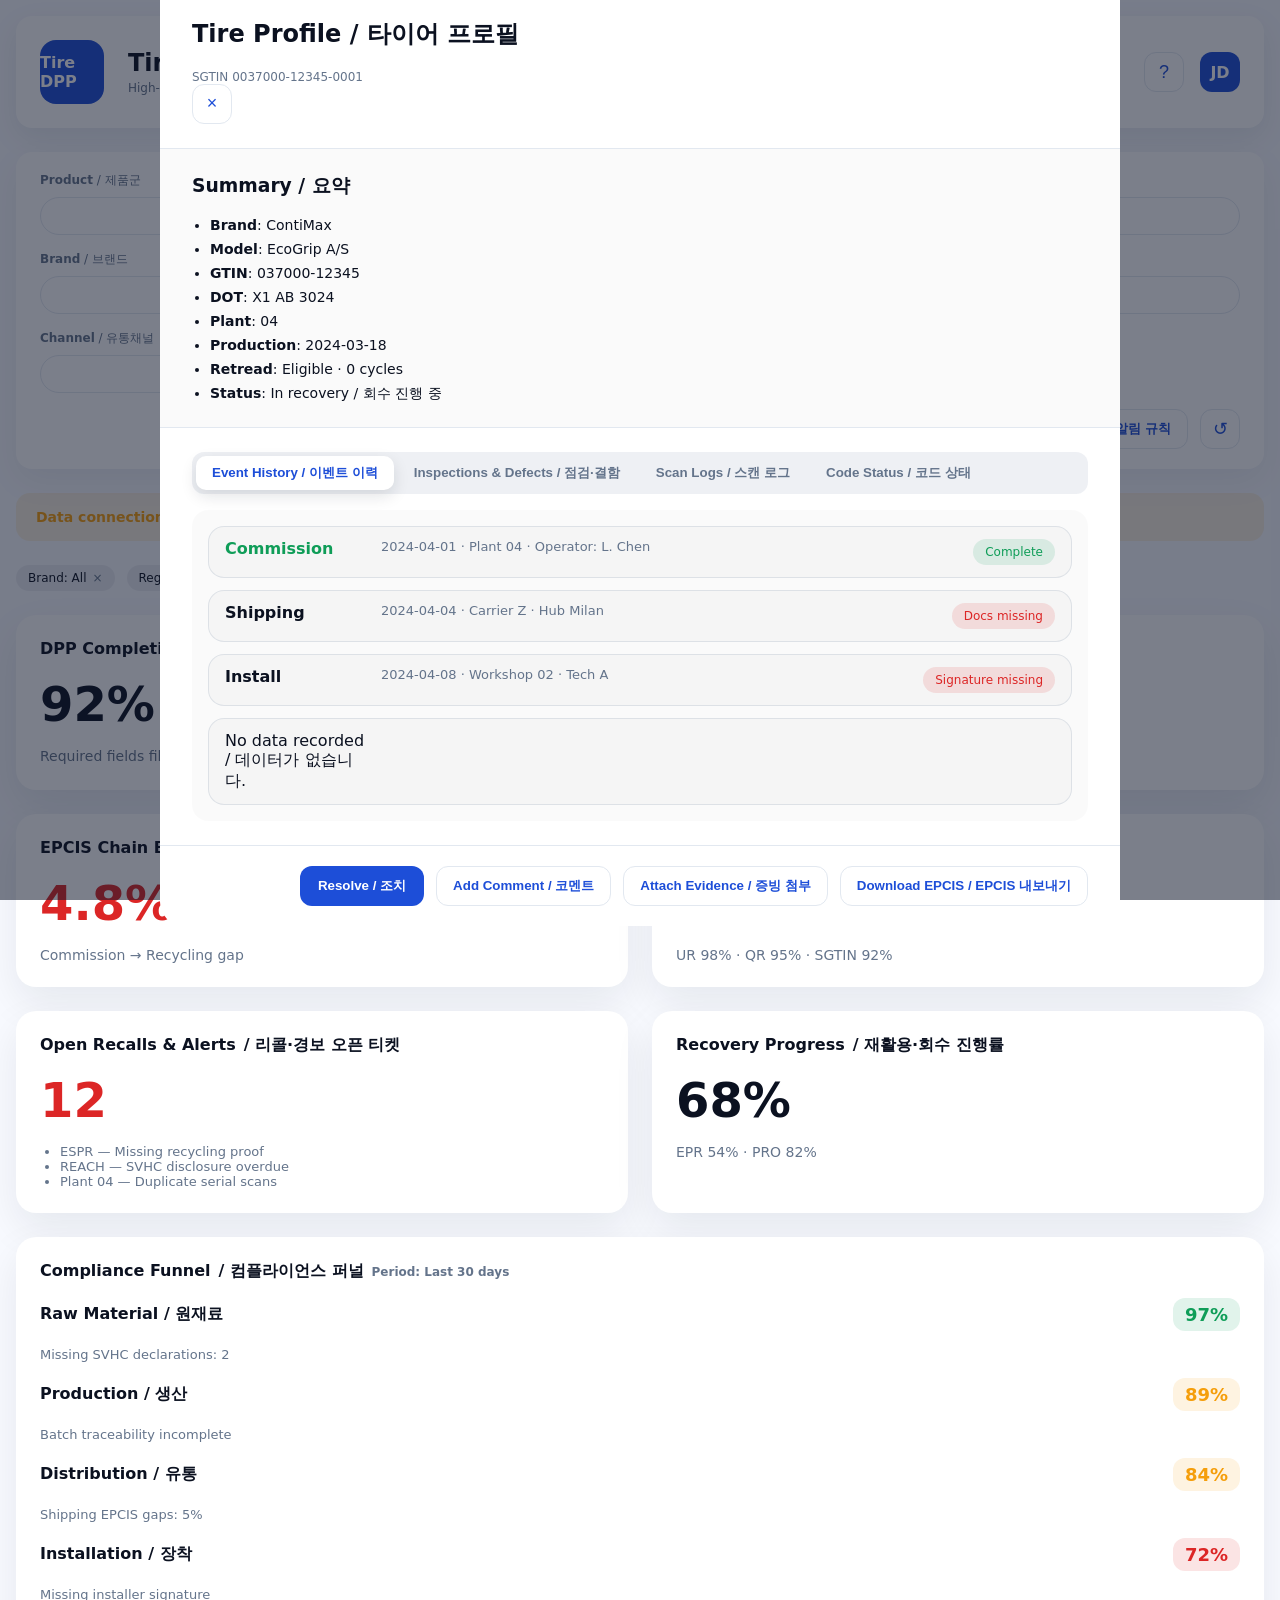
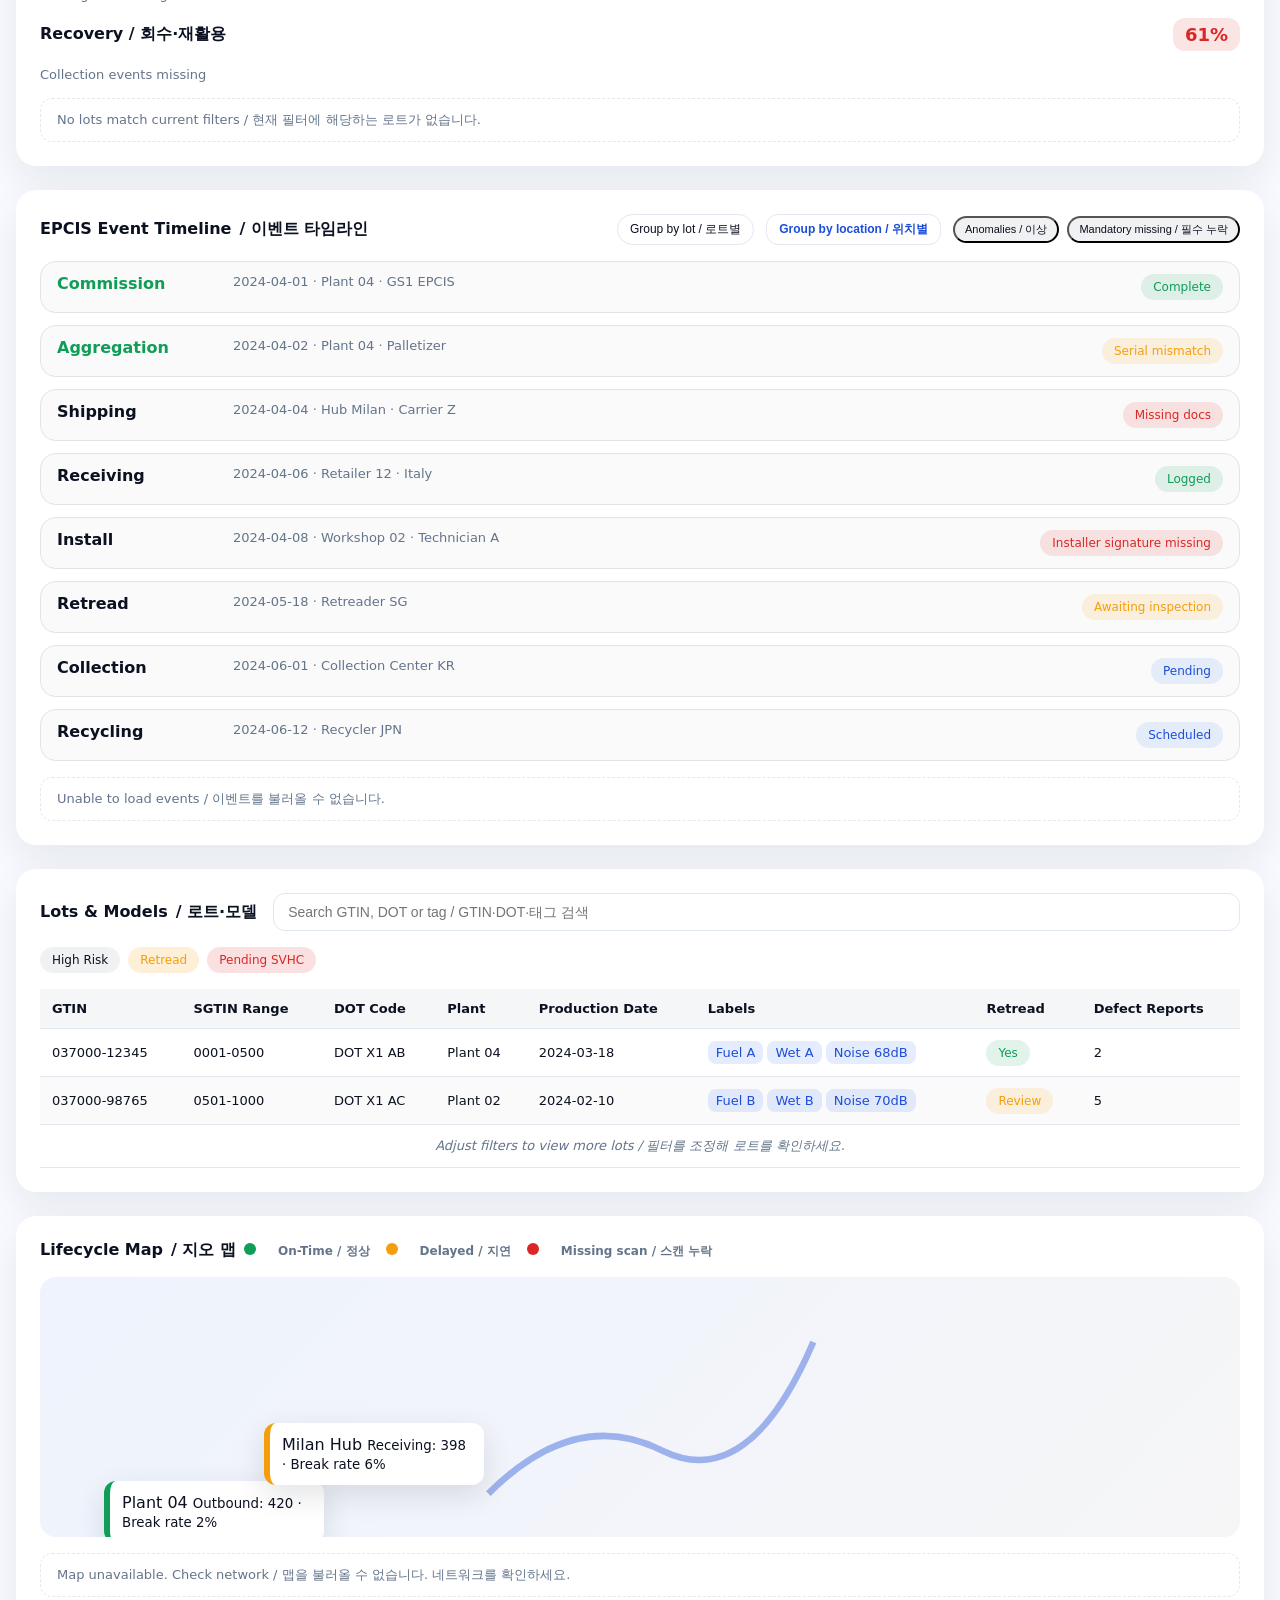
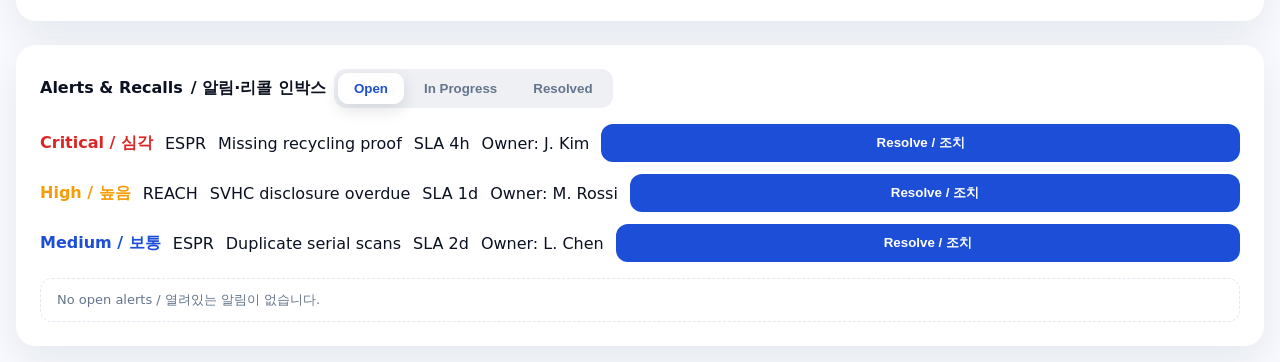
<file: design/tire-dpp-dashboard.html>
<!DOCTYPE html>
<html lang="en">
<head>
  <meta charset="UTF-8" />
  <title>Tire DPP Manager Dashboard Wireframe</title>
  <link rel="stylesheet" href="tire-dpp-dashboard.css" />
  <meta name="viewport" content="width=device-width, initial-scale=1.0" />
</head>
<body>
  <div class="frame">
    <header class="header">
      <div class="brand">
        <span class="logo">Tire DPP</span>
        <div>
          <h1 class="title">Tire DPP Manager<span class="subtitle"> / 타이어 DPP 관리자</span></h1>
          <p class="caption">High-fidelity wireframe preview — 1440 × 1024</p>
        </div>
      </div>
      <div class="header-actions">
        <button class="icon-button" aria-label="Help">
          <span class="icon">?</span>
        </button>
        <div class="avatar" aria-label="User status">JD</div>
      </div>
    </header>

    <section class="filter-bar">
      <div class="filter" role="group" aria-label="Product filter">
        <label>Product<span> / 제품군</span></label>
        <button class="pill">Tire</button>
      </div>
      <div class="filter">
        <label>Period<span> / 기간</span></label>
        <button class="pill">Last 30 days</button>
      </div>
      <div class="filter">
        <label>Region<span> / 지역</span></label>
        <button class="pill">Global</button>
      </div>
      <div class="filter">
        <label>Brand<span> / 브랜드</span></label>
        <button class="pill">All brands</button>
      </div>
      <div class="filter">
        <label>Plant<span> / 공장</span></label>
        <button class="pill">All plants</button>
      </div>
      <div class="filter">
        <label>Size (ETRTO)<span> / 규격</span></label>
        <button class="pill">245/45 R18</button>
      </div>
      <div class="filter">
        <label>Channel<span> / 유통채널</span></label>
        <button class="pill">OEM + Retail</button>
      </div>
      <div class="filter-actions">
        <button class="secondary">Export CSV / 데이터 내보내기</button>
        <button class="secondary">Alert Rules / 알림 규칙</button>
        <button class="icon-button" aria-label="Reset filters">
          <span class="icon">↺</span>
        </button>
      </div>
    </section>

    <section class="banner warning">
      <strong>Data connection lost</strong> / 데이터 연결 끊김 — <button class="link">Retry / 다시 시도</button>
    </section>

    <section class="chips">
      <span class="chip">Brand: All<span class="remove" aria-hidden="true">×</span></span>
      <span class="chip">Region: Global<span class="remove" aria-hidden="true">×</span></span>
    </section>

    <section class="kpi-grid">
      <article class="card kpi">
        <header>DPP Completion Rate<span> / DPP 완성률</span></header>
        <div class="metric">92%</div>
        <p class="meta">Required fields filled / 필수 필드 충족</p>
      </article>
      <article class="card kpi">
        <header>SVHC Reports Due<span> / SVHC 신고 필요 건수</span></header>
        <div class="metric warning">18</div>
        <p class="meta">▲ +3 WoW</p>
      </article>
      <article class="card kpi">
        <header>EPCIS Chain Breaks<span> / 이벤트 단절율</span></header>
        <div class="metric critical">4.8%</div>
        <p class="meta">Commission → Recycling gap</p>
      </article>
      <article class="card kpi">
        <header>Scan Success Rate<span> / 스캔 성공률</span></header>
        <div class="metric success">96.4%</div>
        <p class="meta">UR 98% · QR 95% · SGTIN 92%</p>
      </article>
      <article class="card kpi">
        <header>Open Recalls & Alerts<span> / 리콜·경보 오픈 티켓</span></header>
        <div class="metric critical">12</div>
        <ul class="meta-list">
          <li>ESPR — Missing recycling proof</li>
          <li>REACH — SVHC disclosure overdue</li>
          <li>Plant 04 — Duplicate serial scans</li>
        </ul>
      </article>
      <article class="card kpi">
        <header>Recovery Progress<span> / 재활용·회수 진행률</span></header>
        <div class="metric">68%</div>
        <p class="meta">EPR 54% · PRO 82%</p>
      </article>
    </section>

    <section class="main-grid">
      <article class="card funnel">
        <header>
          <h2>Compliance Funnel<span> / 컴플라이언스 퍼널</span></h2>
          <span class="caption">Period: Last 30 days</span>
        </header>
        <ol class="funnel-stages">
          <li>
            <div class="stage-label">Raw Material / 원재료</div>
            <div class="stage-metric success">97%</div>
            <p class="stage-note">Missing SVHC declarations: 2</p>
          </li>
          <li>
            <div class="stage-label">Production / 생산</div>
            <div class="stage-metric warning">89%</div>
            <p class="stage-note">Batch traceability incomplete</p>
          </li>
          <li>
            <div class="stage-label">Distribution / 유통</div>
            <div class="stage-metric warning">84%</div>
            <p class="stage-note">Shipping EPCIS gaps: 5%</p>
          </li>
          <li>
            <div class="stage-label">Installation / 장착</div>
            <div class="stage-metric critical">72%</div>
            <p class="stage-note">Missing installer signature</p>
          </li>
          <li>
            <div class="stage-label">Recovery / 회수·재활용</div>
            <div class="stage-metric critical">61%</div>
            <p class="stage-note">Collection events missing</p>
          </li>
        </ol>
        <div class="empty">No lots match current filters / 현재 필터에 해당하는 로트가 없습니다.</div>
      </article>

      <article class="card timeline">
        <header>
          <h2>EPCIS Event Timeline<span> / 이벤트 타임라인</span></h2>
          <div class="timeline-actions">
            <button class="pill small">Group by lot / 로트별</button>
            <button class="pill small secondary">Group by location / 위치별</button>
            <div class="filters">
              <button class="chip small">Anomalies / 이상</button>
              <button class="chip small">Mandatory missing / 필수 누락</button>
            </div>
          </div>
        </header>
        <ul class="event-stream">
          <li>
            <div class="event-type success">Commission</div>
            <div class="event-meta">2024-04-01 · Plant 04 · GS1 EPCIS</div>
            <div class="badge success">Complete</div>
          </li>
          <li>
            <div class="event-type success">Aggregation</div>
            <div class="event-meta">2024-04-02 · Plant 04 · Palletizer</div>
            <div class="badge warning">Serial mismatch</div>
          </li>
          <li>
            <div class="event-type">Shipping</div>
            <div class="event-meta">2024-04-04 · Hub Milan · Carrier Z</div>
            <div class="badge critical">Missing docs</div>
          </li>
          <li>
            <div class="event-type">Receiving</div>
            <div class="event-meta">2024-04-06 · Retailer 12 · Italy</div>
            <div class="badge success">Logged</div>
          </li>
          <li>
            <div class="event-type">Install</div>
            <div class="event-meta">2024-04-08 · Workshop 02 · Technician A</div>
            <div class="badge critical">Installer signature missing</div>
          </li>
          <li>
            <div class="event-type">Retread</div>
            <div class="event-meta">2024-05-18 · Retreader SG</div>
            <div class="badge warning">Awaiting inspection</div>
          </li>
          <li>
            <div class="event-type">Collection</div>
            <div class="event-meta">2024-06-01 · Collection Center KR</div>
            <div class="badge">Pending</div>
          </li>
          <li>
            <div class="event-type">Recycling</div>
            <div class="event-meta">2024-06-12 · Recycler JPN</div>
            <div class="badge">Scheduled</div>
          </li>
        </ul>
        <div class="error">Unable to load events / 이벤트를 불러올 수 없습니다.</div>
      </article>
    </section>

    <section class="bottom-grid">
      <article class="card table">
        <header>
          <h2>Lots &amp; Models<span> / 로트·모델</span></h2>
          <input type="search" placeholder="Search GTIN, DOT or tag / GTIN·DOT·태그 검색" />
        </header>
        <div class="tag-row">
          <span class="chip">High Risk</span>
          <span class="chip warning">Retread</span>
          <span class="chip critical">Pending SVHC</span>
        </div>
        <table>
          <thead>
            <tr>
              <th>GTIN</th>
              <th>SGTIN Range</th>
              <th>DOT Code</th>
              <th>Plant</th>
              <th>Production Date</th>
              <th>Labels</th>
              <th>Retread</th>
              <th>Defect Reports</th>
            </tr>
          </thead>
          <tbody>
            <tr>
              <td>037000-12345</td>
              <td>0001-0500</td>
              <td>DOT X1 AB</td>
              <td>Plant 04</td>
              <td>2024-03-18</td>
              <td><span class="tag">Fuel A</span><span class="tag">Wet A</span><span class="tag">Noise 68dB</span></td>
              <td><span class="badge success">Yes</span></td>
              <td>2</td>
            </tr>
            <tr>
              <td>037000-98765</td>
              <td>0501-1000</td>
              <td>DOT X1 AC</td>
              <td>Plant 02</td>
              <td>2024-02-10</td>
              <td><span class="tag">Fuel B</span><span class="tag">Wet B</span><span class="tag">Noise 70dB</span></td>
              <td><span class="badge warning">Review</span></td>
              <td>5</td>
            </tr>
            <tr class="empty-row">
              <td colspan="8">Adjust filters to view more lots / 필터를 조정해 로트를 확인하세요.</td>
            </tr>
          </tbody>
        </table>
      </article>

      <article class="card map">
        <header>
          <h2>Lifecycle Map<span> / 지오 맵</span></h2>
          <div class="legend">
            <span class="dot success"></span>On-Time / 정상
            <span class="dot warning"></span>Delayed / 지연
            <span class="dot critical"></span>Missing scan / 스캔 누락
          </div>
        </header>
        <div class="map-canvas">
          <div class="hub success">
            <span>Plant 04</span>
            <small>Outbound: 420 · Break rate 2%</small>
          </div>
          <div class="hub warning">
            <span>Milan Hub</span>
            <small>Receiving: 398 · Break rate 6%</small>
          </div>
          <div class="hub critical">
            <span>Workshop 02</span>
            <small>Install: 380 · Missing scans 14%</small>
          </div>
          <svg viewBox="0 0 400 240" aria-hidden="true">
            <path d="M60 200 Q140 120 220 160 T360 60" />
          </svg>
        </div>
        <div class="map-empty">Map unavailable. Check network / 맵을 불러올 수 없습니다. 네트워크를 확인하세요.</div>
      </article>

      <article class="card inbox">
        <header>
          <h2>Alerts &amp; Recalls<span> / 알림·리콜 인박스</span></h2>
          <nav class="tabs">
            <button class="tab active">Open</button>
            <button class="tab">In Progress</button>
            <button class="tab">Resolved</button>
          </nav>
        </header>
        <ul class="alert-list">
          <li>
            <span class="severity critical">Critical / 심각</span>
            <span class="regulation">ESPR</span>
            <span class="category">Missing recycling proof</span>
            <span class="sla">SLA 4h</span>
            <span class="owner">Owner: J. Kim</span>
            <button class="primary">Resolve / 조치</button>
          </li>
          <li>
            <span class="severity warning">High / 높음</span>
            <span class="regulation">REACH</span>
            <span class="category">SVHC disclosure overdue</span>
            <span class="sla">SLA 1d</span>
            <span class="owner">Owner: M. Rossi</span>
            <button class="primary">Resolve / 조치</button>
          </li>
          <li>
            <span class="severity">Medium / 보통</span>
            <span class="regulation">ESPR</span>
            <span class="category">Duplicate serial scans</span>
            <span class="sla">SLA 2d</span>
            <span class="owner">Owner: L. Chen</span>
            <button class="primary">Resolve / 조치</button>
          </li>
        </ul>
        <div class="inbox-empty">No open alerts / 열려있는 알림이 없습니다.</div>
      </article>
    </section>
  </div>

  <div class="modal" role="dialog" aria-modal="true">
    <div class="modal-card">
      <header class="modal-header">
        <h2>Tire Profile / 타이어 프로필</h2>
        <p class="caption">SGTIN 0037000-12345-0001</p>
        <button class="icon-button" aria-label="Close modal">×</button>
      </header>
      <div class="modal-body">
        <aside class="profile">
          <h3>Summary / 요약</h3>
          <ul>
            <li><strong>Brand</strong>: ContiMax</li>
            <li><strong>Model</strong>: EcoGrip A/S</li>
            <li><strong>GTIN</strong>: 037000-12345</li>
            <li><strong>DOT</strong>: X1 AB 3024</li>
            <li><strong>Plant</strong>: 04</li>
            <li><strong>Production</strong>: 2024-03-18</li>
            <li><strong>Retread</strong>: Eligible · 0 cycles</li>
            <li><strong>Status</strong>: In recovery / 회수 진행 중</li>
          </ul>
        </aside>
        <section class="tabs-content">
          <nav class="tabs">
            <button class="tab active">Event History / 이벤트 이력</button>
            <button class="tab">Inspections &amp; Defects / 점검·결함</button>
            <button class="tab">Scan Logs / 스캔 로그</button>
            <button class="tab">Code Status / 코드 상태</button>
          </nav>
          <div class="tab-panel">
            <ul class="event-stream compact">
              <li>
                <div class="event-type success">Commission</div>
                <div class="event-meta">2024-04-01 · Plant 04 · Operator: L. Chen</div>
                <div class="badge success">Complete</div>
              </li>
              <li>
                <div class="event-type">Shipping</div>
                <div class="event-meta">2024-04-04 · Carrier Z · Hub Milan</div>
                <div class="badge critical">Docs missing</div>
              </li>
              <li>
                <div class="event-type">Install</div>
                <div class="event-meta">2024-04-08 · Workshop 02 · Tech A</div>
                <div class="badge critical">Signature missing</div>
              </li>
              <li class="empty-row">No data recorded / 데이터가 없습니다.</li>
            </ul>
          </div>
        </section>
      </div>
      <footer class="modal-footer">
        <button class="primary">Resolve / 조치</button>
        <button class="secondary">Add Comment / 코멘트</button>
        <button class="secondary">Attach Evidence / 증빙 첨부</button>
        <button class="secondary">Download EPCIS / EPCIS 내보내기</button>
      </footer>
    </div>
  </div>
</body>
</html>
</file>
<file: style.css>
:root {
  color-scheme: light dark;
  font-family: "Pretendard", "Noto Sans KR", system-ui, -apple-system, BlinkMacSystemFont,
    "Segoe UI", sans-serif;
}

* {
  box-sizing: border-box;
}

body {
  margin: 0;
  min-height: 100vh;
  display: flex;
  justify-content: center;
  align-items: center;
  background: radial-gradient(circle at top, #ffe5ec, #f7f7f7 60%);
  color: #2f2f2f;
}

body::after {
  content: "";
  position: fixed;
  inset: 0;
  pointer-events: none;
  background: radial-gradient(circle at center, rgba(255, 255, 255, 0.35), transparent 60%);
  mix-blend-mode: screen;
}

.app {
  position: relative;
  width: min(540px, 90vw);
  padding: 2.5rem 1.5rem 3rem;
  border-radius: 1.75rem;
  background: rgba(255, 255, 255, 0.92);
  box-shadow: 0 30px 60px rgba(249, 65, 68, 0.15);
  text-align: center;
  backdrop-filter: blur(6px);
}

.app__title {
  margin: 0;
  font-size: clamp(2rem, 4vw, 2.8rem);
  color: #f94144;
}

.app__subtitle {
  margin: 0.75rem 0 2rem;
  color: #555;
  font-size: clamp(1rem, 2.6vw, 1.2rem);
}

.wheel-wrapper {
  position: relative;
  display: grid;
  place-items: center;
  margin: 0 auto 2rem;
  width: min(320px, 70vw);
  aspect-ratio: 1 / 1;
}

.pointer {
  position: absolute;
  top: -1.5rem;
  width: 0;
  height: 0;
  border-left: 1rem solid transparent;
  border-right: 1rem solid transparent;
  border-bottom: 1.6rem solid #2f2f2f;
  filter: drop-shadow(0 6px 4px rgba(0, 0, 0, 0.3));
  z-index: 10;
}

.wheel {
  position: relative;
  width: 100%;
  height: 100%;
  border-radius: 50%;
  overflow: hidden;
  border: 12px solid #fff;
  box-shadow: inset 0 0 0 8px rgba(0, 0, 0, 0.05), 0 20px 35px rgba(0, 0, 0, 0.1);
  transition: transform 4.2s cubic-bezier(0.16, 1, 0.3, 1);
  background: #f1f1f1;
}

.segment {
  position: absolute;
  inset: 0;
  background: var(--segment-color);
  clip-path: polygon(50% 50%, 100% 0, 100% 100%);
  transform: rotate(var(--rotation));
  transform-origin: 50% 50%;
}

.segment span {
  position: absolute;
  top: 50%;
  left: 50%;
  font-weight: 700;
  font-size: clamp(1.05rem, 2.6vw, 1.3rem);
  color: rgba(0, 0, 0, 0.78);
  letter-spacing: 0.05em;
  transform: translate(-50%, -50%) rotate(calc(-1 * var(--rotation))) translateY(-105px);
  text-shadow: 0 2px 6px rgba(255, 255, 255, 0.65);
}

.start-button {
  display: inline-flex;
  align-items: center;
  justify-content: center;
  gap: 0.45rem;
  padding: 0.8rem 2.6rem;
  border-radius: 999px;
  border: none;
  font-size: 1.1rem;
  font-weight: 700;
  letter-spacing: 0.08em;
  text-transform: uppercase;
  cursor: pointer;
  background: linear-gradient(135deg, #f94144, #f9844a);
  color: #fff;
  box-shadow: 0 18px 35px rgba(249, 65, 68, 0.35);
  transition: transform 0.2s ease, box-shadow 0.2s ease, filter 0.2s ease;
}

.start-button:hover {
  transform: translateY(-2px);
  box-shadow: 0 20px 40px rgba(249, 65, 68, 0.45);
}

.start-button:active {
  transform: translateY(1px) scale(0.98);
}

.start-button:disabled {
  cursor: not-allowed;
  opacity: 0.65;
  box-shadow: none;
  filter: grayscale(0.3);
}

.result {
  display: block;
  margin-top: 1.5rem;
  min-height: 1.5rem;
  font-size: clamp(1.1rem, 2.8vw, 1.4rem);
  font-weight: 600;
  color: #333;
}

@media (prefers-reduced-motion: reduce) {
  .wheel {
    transition-duration: 0.01ms;
  }
}
</file>
<file: design/tire-dpp-dashboard.css>
:root {
  --bg: #f8faff;
  --text: #0b1120;
  --surface: #ffffff;
  --border: #e2e8f0;
  --primary: #1d4ed8;
  --success: #0f9d58;
  --warning: #f59e0b;
  --critical: #dc2626;
  --muted: #64748b;
  font-family: 'Inter', 'Noto Sans KR', system-ui, -apple-system, BlinkMacSystemFont, 'Segoe UI', sans-serif;
}

* {
  box-sizing: border-box;
}

body {
  margin: 0;
  background: var(--bg);
  color: var(--text);
  display: flex;
  justify-content: center;
  padding: 32px;
}

body.gallery {
  flex-direction: column;
  align-items: center;
  gap: 64px;
  padding: 48px 32px 96px;
}

.gallery .scenario-header {
  max-width: 1440px;
  width: 100%;
  display: flex;
  flex-direction: column;
  gap: 12px;
  text-align: center;
}

.gallery .scenario-header h1 {
  margin: 0;
  font-size: 32px;
}

.gallery .scenario-header p {
  margin: 0;
  color: var(--muted);
}

.scenario-block {
  max-width: 1440px;
  width: 100%;
  display: flex;
  flex-direction: column;
  gap: 24px;
}

.scenario-meta {
  display: flex;
  justify-content: space-between;
  align-items: baseline;
  gap: 16px;
  flex-wrap: wrap;
}

.scenario-meta h2 {
  margin: 0;
  font-size: 24px;
}

.scenario-meta span {
  color: var(--muted);
  font-size: 15px;
}

.gallery .frame {
  box-shadow: 0 16px 48px rgba(15, 23, 42, 0.12);
  border-radius: 32px;
  padding: 32px;
  background: var(--bg);
}

.gallery .frame::before {
  content: attr(data-label);
  display: block;
  font-weight: 600;
  color: var(--muted);
  margin-bottom: 16px;
}

.gallery .modal {
  position: static;
  inset: auto;
  background: transparent;
  padding: 0;
  margin-top: -24px;
}

.gallery .modal-card {
  box-shadow: 0 20px 64px rgba(15, 23, 42, 0.16);
}

.frame {
  width: 1440px;
  min-height: 1024px;
  display: flex;
  flex-direction: column;
  gap: 24px;
}

.header {
  display: flex;
  align-items: center;
  justify-content: space-between;
  background: var(--surface);
  padding: 24px;
  border-radius: 16px;
  box-shadow: 0 10px 30px rgba(15, 23, 42, 0.08);
}

.brand {
  display: flex;
  gap: 24px;
  align-items: center;
}

.logo {
  display: inline-flex;
  align-items: center;
  justify-content: center;
  width: 64px;
  height: 64px;
  border-radius: 16px;
  background: var(--primary);
  color: white;
  font-weight: 700;
}

.title {
  margin: 0;
  font-size: 24px;
  font-weight: 600;
}

.subtitle {
  font-size: 18px;
  color: var(--muted);
  margin-left: 8px;
}

.caption {
  margin: 4px 0 0;
  font-size: 12px;
  color: var(--muted);
}

.header-actions {
  display: flex;
  gap: 16px;
  align-items: center;
}

.avatar {
  width: 40px;
  height: 40px;
  border-radius: 12px;
  background: var(--primary);
  color: white;
  display: grid;
  place-items: center;
  font-weight: 600;
}

.icon-button {
  border: 1px solid var(--border);
  background: var(--surface);
  border-radius: 12px;
  width: 40px;
  height: 40px;
  display: inline-flex;
  align-items: center;
  justify-content: center;
  font-size: 18px;
  color: var(--primary);
  cursor: pointer;
}

.filter-bar {
  display: grid;
  grid-template-columns: repeat(7, minmax(0, 1fr));
  gap: 16px;
  background: var(--surface);
  padding: 20px 24px;
  border-radius: 16px;
  box-shadow: 0 12px 34px rgba(15, 23, 42, 0.06);
  align-items: end;
}

.filter {
  display: flex;
  flex-direction: column;
  gap: 8px;
}

.filter label {
  font-size: 12px;
  color: var(--muted);
  font-weight: 600;
}

.filter label span {
  font-weight: 400;
  color: var(--muted);
}

.pill {
  padding: 10px 14px;
  border-radius: 999px;
  border: 1px solid var(--border);
  background: #fff;
  font-size: 14px;
  color: var(--text);
  display: inline-flex;
  align-items: center;
  gap: 8px;
  cursor: pointer;
  justify-content: center;
}

.pill.small {
  padding: 6px 12px;
  font-size: 12px;
}

.secondary {
  border: 1px solid var(--border);
  background: transparent;
  color: var(--primary);
  padding: 10px 16px;
  border-radius: 12px;
  cursor: pointer;
  font-weight: 600;
}

.secondary.critical {
  border-color: rgba(220, 38, 38, 0.4);
  color: var(--critical);
}

.filter-actions {
  display: flex;
  gap: 12px;
  grid-column: span 7;
  justify-content: flex-end;
}

.banner {
  padding: 14px 20px;
  border-radius: 14px;
  background: rgba(245, 158, 11, 0.12);
  color: var(--warning);
  display: flex;
  align-items: center;
  gap: 12px;
  font-size: 14px;
}

.banner.success {
  background: rgba(15, 157, 88, 0.12);
  color: var(--success);
}

.banner.critical {
  background: rgba(220, 38, 38, 0.1);
  color: var(--critical);
}

.banner.info {
  background: rgba(29, 78, 216, 0.1);
  color: var(--primary);
}

.banner .link {
  background: none;
  border: none;
  color: var(--primary);
  cursor: pointer;
  font-weight: 600;
}

.chips {
  display: flex;
  gap: 12px;
}

.chip {
  display: inline-flex;
  align-items: center;
  gap: 6px;
  padding: 6px 12px;
  border-radius: 999px;
  background: rgba(15, 23, 42, 0.06);
  color: var(--text);
  font-size: 12px;
}

.chip.success {
  background: rgba(15, 157, 88, 0.12);
  color: var(--success);
}

.chip.warning {
  background: rgba(245, 158, 11, 0.16);
  color: var(--warning);
}

.chip.critical {
  background: rgba(220, 38, 38, 0.14);
  color: var(--critical);
}

.chip.small {
  padding: 4px 10px;
  font-size: 11px;
}

.remove {
  color: var(--muted);
}

.kpi-grid {
  display: grid;
  grid-template-columns: repeat(3, 1fr);
  gap: 24px;
}

.card {
  background: var(--surface);
  border-radius: 20px;
  padding: 24px;
  box-shadow: 0 16px 40px rgba(15, 23, 42, 0.08);
  display: flex;
  flex-direction: column;
  gap: 16px;
}

.card header,
.card h2 {
  margin: 0;
  font-size: 16px;
  font-weight: 600;
  display: flex;
  align-items: baseline;
  gap: 8px;
}

.metric {
  font-size: 48px;
  font-weight: 600;
}

.metric.success {
  color: var(--success);
}

.metric.warning {
  color: var(--warning);
}

.metric.critical {
  color: var(--critical);
}

.meta {
  margin: 0;
  font-size: 14px;
  color: var(--muted);
}

.meta-list {
  margin: 0;
  padding-left: 20px;
  color: var(--muted);
  font-size: 13px;
}

.main-grid {
  display: grid;
  grid-template-columns: 2fr 3fr;
  gap: 24px;
}

.funnel-stages {
  list-style: none;
  margin: 0;
  padding: 0;
  display: flex;
  flex-direction: column;
  gap: 16px;
}

.funnel-stages li {
  display: grid;
  grid-template-columns: 2fr auto;
  gap: 16px;
  align-items: center;
}

.stage-label {
  font-weight: 600;
}

.stage-metric {
  font-weight: 600;
  font-size: 18px;
  padding: 6px 12px;
  border-radius: 12px;
  background: rgba(37, 99, 235, 0.1);
}

.stage-metric.success { background: rgba(15, 157, 88, 0.12); color: var(--success); }
.stage-metric.warning { background: rgba(245, 158, 11, 0.12); color: var(--warning); }
.stage-metric.critical { background: rgba(220, 38, 38, 0.12); color: var(--critical); }

.stage-note {
  grid-column: 1 / -1;
  margin: 0;
  font-size: 13px;
  color: var(--muted);
}

.empty,
.error,
.map-empty,
.inbox-empty {
  padding: 12px 16px;
  border-radius: 12px;
  border: 1px dashed var(--border);
  color: var(--muted);
  font-size: 13px;
}

.timeline header {
  display: flex;
  justify-content: space-between;
  align-items: center;
}

.timeline-actions {
  display: flex;
  gap: 12px;
  align-items: center;
}

.filters {
  display: flex;
  gap: 8px;
}

.event-stream {
  list-style: none;
  margin: 0;
  padding: 0;
  display: flex;
  flex-direction: column;
  gap: 12px;
}

.event-stream li {
  display: grid;
  grid-template-columns: 160px 1fr auto;
  gap: 16px;
  padding: 12px 16px;
  border-radius: 16px;
  border: 1px solid rgba(148, 163, 184, 0.24);
  background: rgba(15, 23, 42, 0.02);
}

.event-type {
  font-weight: 600;
}

.event-type.success { color: var(--success); }

.event-meta {
  font-size: 13px;
  color: var(--muted);
}

.badge {
  padding: 6px 12px;
  border-radius: 999px;
  background: rgba(37, 99, 235, 0.1);
  font-size: 12px;
  color: var(--primary);
  justify-self: end;
  align-self: center;
}

.badge.success { background: rgba(15, 157, 88, 0.12); color: var(--success); }
.badge.warning { background: rgba(245, 158, 11, 0.12); color: var(--warning); }
.badge.critical { background: rgba(220, 38, 38, 0.12); color: var(--critical); }

.bottom-grid {
  display: grid;
  grid-template-columns: repeat(3, 1fr);
  gap: 24px;
}

.table header {
  display: flex;
  align-items: center;
  justify-content: space-between;
  gap: 16px;
}

.table input[type="search"] {
  flex: 1;
  padding: 10px 14px;
  border-radius: 12px;
  border: 1px solid var(--border);
  font-size: 14px;
}

.tag-row {
  display: flex;
  gap: 8px;
}

.table table {
  width: 100%;
  border-collapse: collapse;
  font-size: 13px;
}

.table th,
.table td {
  text-align: left;
  padding: 12px;
  border-bottom: 1px solid var(--border);
}

.table thead tr {
  background: rgba(148, 163, 184, 0.1);
}

.table tbody tr:nth-child(2n) {
  background: rgba(15, 23, 42, 0.02);
}

.table .tag {
  display: inline-block;
  padding: 4px 8px;
  border-radius: 8px;
  background: rgba(37, 99, 235, 0.12);
  color: var(--primary);
  margin-right: 4px;
}

.table .badge {
  justify-self: start;
}

.table .empty-row td {
  text-align: center;
  font-style: italic;
  color: var(--muted);
}

.map .legend {
  display: flex;
  gap: 16px;
  font-size: 12px;
  color: var(--muted);
}

.dot {
  width: 12px;
  height: 12px;
  border-radius: 50%;
  display: inline-block;
  margin-right: 6px;
}

.dot.success { background: var(--success); }
.dot.warning { background: var(--warning); }
.dot.critical { background: var(--critical); }

.map-canvas {
  position: relative;
  background: linear-gradient(135deg, rgba(37, 99, 235, 0.08), rgba(15, 23, 42, 0.04));
  border-radius: 16px;
  padding: 24px;
  min-height: 260px;
  overflow: hidden;
}

.hub {
  position: relative;
  padding: 12px;
  border-radius: 12px;
  background: white;
  box-shadow: 0 10px 30px rgba(15, 23, 42, 0.12);
  max-width: 220px;
}

.map-canvas svg {
  position: absolute;
  top: 0;
  left: 0;
  width: 100%;
  height: 100%;
  stroke: rgba(29, 78, 216, 0.4);
  stroke-width: 6;
  fill: none;
}

.map-canvas .hub:nth-child(1) { top: 180px; left: 40px; }
.map-canvas .hub:nth-child(2) { top: 60px; left: 200px; }
.map-canvas .hub:nth-child(3) { top: 140px; right: 40px; }

.hub.success { border-left: 6px solid var(--success); }
.hub.warning { border-left: 6px solid var(--warning); }
.hub.critical { border-left: 6px solid var(--critical); }

.alert-list {
  list-style: none;
  margin: 0;
  padding: 0;
  display: flex;
  flex-direction: column;
  gap: 12px;
}

.alert-list li {
  display: grid;
  grid-template-columns: repeat(5, minmax(0, auto)) 1fr;
  gap: 12px;
  align-items: center;
}

.severity {
  font-weight: 600;
  color: var(--primary);
}

.severity.warning { color: var(--warning); }
.severity.critical { color: var(--critical); }

.primary {
  background: var(--primary);
  color: white;
  border: none;
  border-radius: 12px;
  padding: 10px 18px;
  cursor: pointer;
  font-weight: 600;
}

.tabs {
  display: inline-flex;
  background: rgba(148, 163, 184, 0.16);
  border-radius: 12px;
  padding: 4px;
  gap: 4px;
}

.tab {
  border: none;
  background: transparent;
  padding: 8px 16px;
  border-radius: 10px;
  font-weight: 600;
  color: var(--muted);
  cursor: pointer;
}

.tab.active {
  background: white;
  color: var(--primary);
  box-shadow: 0 6px 16px rgba(15, 23, 42, 0.12);
}

.modal {
  position: fixed;
  inset: 0;
  background: rgba(15, 23, 42, 0.55);
  display: flex;
  align-items: center;
  justify-content: center;
  padding: 48px;
}

.modal-card {
  width: 960px;
  max-width: 100%;
  background: var(--surface);
  border-radius: 24px;
  display: flex;
  flex-direction: column;
  overflow: hidden;
}

.modal-header {
  padding: 24px 32px;
  border-bottom: 1px solid var(--border);
}

.modal-body {
  display: grid;
  grid-template-columns: 320px 1fr;
  gap: 0;
}

.profile {
  padding: 24px 32px;
  border-right: 1px solid var(--border);
  background: rgba(15, 23, 42, 0.02);
}

.profile h3 {
  margin-top: 0;
}

.profile ul {
  margin: 0;
  padding-left: 18px;
  display: grid;
  gap: 8px;
  font-size: 14px;
}

.tabs-content {
  padding: 24px 32px;
  display: flex;
  flex-direction: column;
  gap: 16px;
}

.tab-panel {
  background: rgba(15, 23, 42, 0.02);
  border-radius: 16px;
  padding: 16px;
}

.event-stream.compact li {
  grid-template-columns: 140px 1fr auto;
}

.modal-footer {
  padding: 20px 32px;
  border-top: 1px solid var(--border);
  display: flex;
  gap: 12px;
  justify-content: flex-end;
}

@media (max-width: 1500px) {
  body {
    padding: 16px;
  }
  body.gallery {
    padding: 32px 16px 72px;
    gap: 48px;
  }
  .frame {
    width: 100%;
  }
}

@media (max-width: 1280px) {
  .kpi-grid { grid-template-columns: repeat(2, 1fr); }
  .main-grid { grid-template-columns: 1fr; }
  .bottom-grid { grid-template-columns: 1fr; }
  .filter-bar { grid-template-columns: repeat(3, minmax(0, 1fr)); }
  .filter-actions { grid-column: span 3; }
  .modal-body { grid-template-columns: 1fr; }
  .profile { border-right: none; border-bottom: 1px solid var(--border); }
  body.gallery {
    padding: 24px 12px 64px;
  }
}
</file>
